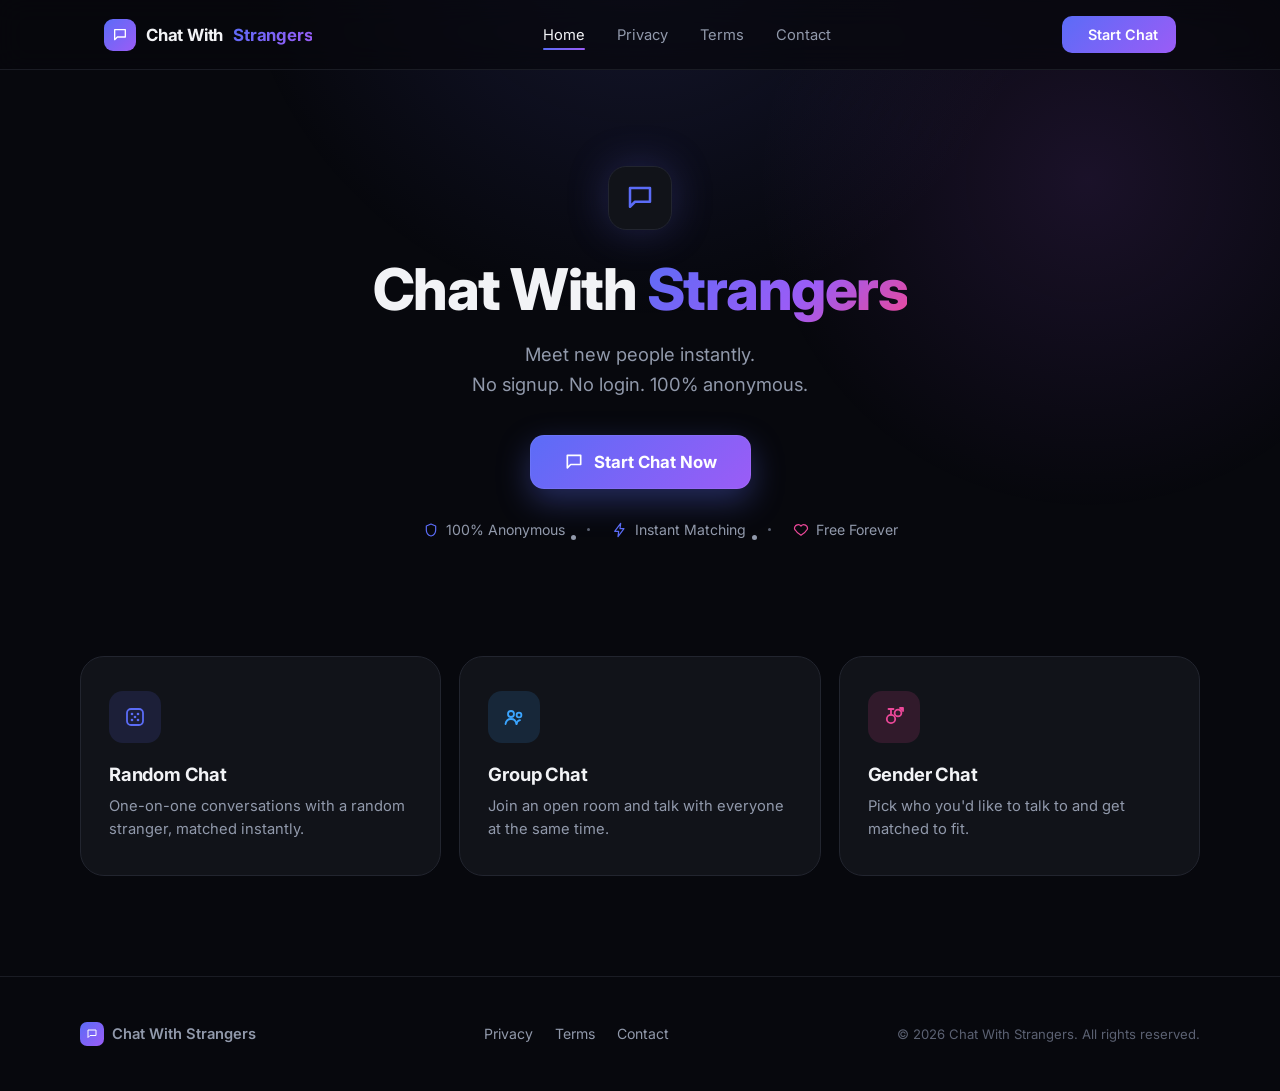
<file: index.html>
<!DOCTYPE html>
<html lang="en" dir="ltr">
<head>
  <meta charset="UTF-8" />
  <meta name="viewport" content="width=device-width, initial-scale=1" />
  <meta name="robots" content="index, follow" />
  <meta name="description" content="Meet new people instantly and chat anonymously. No sign-up needed — just enter a nickname and start chatting!" />
  <meta name="theme-color" content="#07080d" />
  <title>Chat With Strangers 💬 — Anonymous Chat, No Signup Required</title>
  <link rel="icon" href="/images/logo/favicon.ico" sizes="any" />
  <link rel="icon" type="image/png" sizes="48x48" href="/images/logo/favicon-48x48.png" />
  <link rel="apple-touch-icon" href="/images/logo/apple-touch-icon.png" />
  <link rel="canonical" href="https://chatwithstranger.online/" />
  <!-- Primary Meta Tags -->
  <meta name="title" content="Chat With Strangers 💬" />
  <!-- Open Graph / Facebook -->
  <meta property="og:type" content="website" />
  <meta property="og:url" content="https://chatwithstranger.online/" />
  <meta property="og:title" content="Chat With Strangers 💬" />
  <meta property="og:description" content="Meet new people instantly and chat anonymously. No sign-up needed — just enter a nickname and start chatting!" />
  <meta property="og:image" content="https://chatwithstranger.online/preview.png" />
  <!-- Twitter -->
  <meta property="twitter:card" content="summary_large_image" />
  <meta property="twitter:url" content="https://chatwithstranger.online/" />
  <meta property="twitter:title" content="Chat With Strangers 💬" />
  <meta property="twitter:description" content="Meet new people instantly and chat anonymously. No sign-up needed — just enter a nickname and start chatting!" />
  <meta property="twitter:image" content="https://chatwithstranger.online/preview.png" />

  <link rel="preconnect" href="https://fonts.googleapis.com">
  <link rel="preconnect" href="https://fonts.gstatic.com" crossorigin>
  <link href="https://fonts.googleapis.com/css2?family=Inter:wght@400;500;600;700;800&display=swap" rel="stylesheet">

  <script type="application/ld+json">
  {
    "@context": "https://schema.org",
    "@type": "WebSite",
    "name": "Chat With Strangers",
    "url": "https://chatwithstranger.online/",
    "description": "Meet new people instantly and chat anonymously. No sign-up needed — just enter a nickname and start chatting."
  }
  </script>

  <style>
    :root{
      --bg:#07080d;
      --bg-glow-a:rgba(99,102,241,0.16);
      --bg-glow-b:rgba(168,85,247,0.12);
      --surface:#111319;
      --surface-2:#15171f;
      --border:#22252f;
      --border-soft:#1a1c24;
      --text:#f2f3f6;
      --text-dim:#9199ab;
      --text-faint:#5b6172;
      --blue:#5b6cf7;
      --purple:#9b5cf6;
      --pink:#ec4899;
      --radius-sm:10px;
      --radius-md:16px;
      --radius-lg:24px;
    }

    *{ box-sizing:border-box; }
    html{ scroll-behavior:smooth; }

    body{
      margin:0;
      background:var(--bg);
      color:var(--text);
      font-family:'Inter', -apple-system, BlinkMacSystemFont, 'Segoe UI', Roboto, sans-serif;
      -webkit-font-smoothing:antialiased;
      -moz-osx-font-smoothing:grayscale;
      text-rendering:optimizeLegibility;
      overflow-x:hidden;
    }

    a{ color:inherit; text-decoration:none; }

    ::selection{ background:rgba(91,108,247,0.3); }

    a:focus-visible,
    button:focus-visible,
    [tabindex]:focus-visible{
      outline:2px solid var(--blue);
      outline-offset:3px;
      border-radius:6px;
    }

    @media (prefers-reduced-motion: reduce){
      html{ scroll-behavior:auto; }
      *, *::before, *::after{
        animation-duration:0.001ms !important;
        animation-iteration-count:1 !important;
        transition-duration:0.001ms !important;
      }
    }

    /* ---------- skip link (keyboard accessibility) ---------- */
    .skip-link{
      position:absolute;
      left:16px;
      top:-60px;
      z-index:100;
      background:var(--surface);
      color:var(--text);
      border:1px solid var(--border);
      padding:10px 16px;
      border-radius:10px;
      font-size:0.9rem;
      font-weight:600;
      transition:top 0.15s ease;
    }
    .skip-link:focus{ top:16px; }

    /* ---------- visually hidden (screen-reader only) ---------- */
    .sr-only{
      position:absolute;
      width:1px; height:1px;
      padding:0; margin:-1px;
      overflow:hidden;
      clip:rect(0,0,0,0);
      white-space:nowrap;
      border:0;
    }

    /* ---------- ambient background glow ---------- */
    .bg-glow{
      position:fixed;
      inset:0;
      z-index:-1;
      background:
        radial-gradient(680px circle at 50% -10%, var(--bg-glow-a), transparent 60%),
        radial-gradient(600px circle at 85% 20%, var(--bg-glow-b), transparent 55%);
      pointer-events:none;
    }

    .container{
      max-width:1120px;
      margin:0 auto;
      padding:0 24px;
    }

    /* ---------- navbar ---------- */
    header{
      position:sticky;
      top:0;
      z-index:50;
      background:rgba(7,8,13,0.72);
      backdrop-filter:blur(14px);
      -webkit-backdrop-filter:blur(14px);
      border-bottom:1px solid var(--border-soft);
    }

    .nav-inner{
      display:flex;
      align-items:center;
      justify-content:space-between;
      padding:16px 24px;
      max-width:1120px;
      margin:0 auto;
      gap:16px;
    }

    .brand{
      display:flex;
      align-items:center;
      gap:10px;
      font-weight:700;
      font-size:1.05rem;
      letter-spacing:-0.2px;
      flex-shrink:0;
    }

    .brand .accent{
      background:linear-gradient(135deg, var(--blue), var(--purple));
      -webkit-background-clip:text;
      background-clip:text;
      color:transparent;
    }

    .brand-icon{
      width:32px;
      height:32px;
      border-radius:9px;
      display:flex;
      align-items:center;
      justify-content:center;
      background:linear-gradient(135deg, var(--blue), var(--purple));
      flex-shrink:0;
    }
    .brand-icon svg{ width:16px; height:16px; display:block; }

    .nav-links{
      display:flex;
      align-items:center;
      gap:32px;
      font-size:0.92rem;
      color:var(--text-dim);
      list-style:none;
      margin:0;
      padding:0;
    }
    .nav-links a{
      position:relative;
      padding:4px 0;
      transition:color 0.15s ease;
    }
    .nav-links a:hover{ color:var(--text); }
    .nav-links a[aria-current="page"]{ color:var(--text); }
    .nav-links a[aria-current="page"]::after{
      content:"";
      position:absolute;
      left:0; right:0; bottom:-2px;
      height:2px;
      border-radius:2px;
      background:linear-gradient(90deg, var(--blue), var(--purple));
    }

    .nav-cta{
      display:inline-flex;
      align-items:center;
      gap:8px;
      padding:10px 18px;
      border-radius:10px;
      font-weight:600;
      font-size:0.9rem;
      background:linear-gradient(135deg, var(--blue), var(--purple));
      color:#fff;
      transition:filter 0.15s ease, transform 0.08s ease;
      white-space:nowrap;
      flex-shrink:0;
    }
    .nav-cta:hover{ filter:brightness(1.1); }
    .nav-cta:active{ transform:scale(0.97); }

    .mobile-hide{ display:flex; }
    @media (max-width: 720px){
      .mobile-hide{ display:none; }
    }

    /* ---------- hero ---------- */
    .hero{
      padding:96px 24px 64px;
      text-align:center;
      max-width:760px;
      margin:0 auto;
    }

    .hero-icon{
      width:64px;
      height:64px;
      margin:0 auto 28px;
      border-radius:18px;
      display:flex;
      align-items:center;
      justify-content:center;
      background:var(--surface);
      border:1px solid var(--border);
      box-shadow:0 0 40px rgba(99,102,241,0.25);
      animation:fadeUp 0.6s ease-out both;
    }
    .hero-icon svg{ width:30px; height:30px; display:block; }

    .hero h1{
      font-size:clamp(2.4rem, 6vw, 3.6rem);
      font-weight:800;
      letter-spacing:-1.5px;
      line-height:1.08;
      margin:0 0 20px;
      animation:fadeUp 0.6s 0.05s ease-out both;
    }
    .hero h1 .accent{
      background:linear-gradient(135deg, var(--blue), var(--purple) 60%, var(--pink));
      -webkit-background-clip:text;
      background-clip:text;
      color:transparent;
    }

    .hero p.sub{
      font-size:clamp(1rem, 2vw, 1.15rem);
      color:var(--text-dim);
      line-height:1.6;
      margin:0 0 36px;
      animation:fadeUp 0.6s 0.1s ease-out both;
    }

    .cta-primary{
      display:inline-flex;
      align-items:center;
      gap:10px;
      padding:17px 34px;
      border-radius:14px;
      font-weight:700;
      font-size:1.05rem;
      color:#fff;
      background:linear-gradient(135deg, var(--blue), var(--purple));
      box-shadow:0 0 0 1px rgba(255,255,255,0.06) inset, 0 12px 32px rgba(91,108,247,0.35);
      transition:transform 0.12s ease, box-shadow 0.2s ease, filter 0.15s ease;
      animation:fadeUp 0.6s 0.15s ease-out both;
    }
    .cta-primary:hover{
      transform:translateY(-2px);
      box-shadow:0 0 0 1px rgba(255,255,255,0.08) inset, 0 16px 40px rgba(91,108,247,0.45);
      filter:brightness(1.05);
    }
    .cta-primary:active{ transform:translateY(0) scale(0.98); }
    .cta-primary svg{ width:20px; height:20px; display:block; }

    .trust-row{
      display:flex;
      flex-wrap:wrap;
      align-items:center;
      justify-content:center;
      gap:10px 22px;
      margin-top:32px;
      font-size:0.88rem;
      color:var(--text-dim);
      animation:fadeUp 0.6s 0.2s ease-out both;
    }
    .trust-item{
      display:inline-flex;
      align-items:center;
      gap:7px;
    }
    .trust-item svg{ width:16px; height:16px; flex-shrink:0; display:block; }
    .trust-dot{
      width:3px; height:3px;
      border-radius:50%;
      background:var(--text-faint);
    }
    @media (max-width:520px){
      .trust-dot{ display:none; }
    }

    @keyframes fadeUp{
      from{ opacity:0; transform:translateY(14px); }
      to{ opacity:1; transform:translateY(0); }
    }

    /* ---------- features ---------- */
    .features{
      padding:40px 24px 100px;
    }

    .feature-grid{
      max-width:1120px;
      margin:0 auto;
      display:grid;
      grid-template-columns:repeat(3, 1fr);
      gap:18px;
      list-style:none;
      padding:0;
    }
    @media (max-width:860px){
      .feature-grid{ grid-template-columns:1fr; }
    }

    .feature-card{
      background:var(--surface);
      border:1px solid var(--border);
      border-radius:var(--radius-lg);
      padding:34px 28px;
      transition:border-color 0.2s ease, transform 0.15s ease, background 0.2s ease;
      position:relative;
    }
    .feature-card:hover{
      border-color:rgba(91,108,247,0.4);
      transform:translateY(-3px);
      background:var(--surface-2);
    }

    .feature-icon{
      width:52px;
      height:52px;
      border-radius:14px;
      display:flex;
      align-items:center;
      justify-content:center;
      margin-bottom:20px;
    }
    .feature-icon svg{ width:24px; height:24px; display:block; }
    .icon-random{ background:rgba(91,108,247,0.14); }
    .icon-group{ background:rgba(59,165,255,0.14); }
    .icon-gender{ background:rgba(236,72,153,0.14); }

    .feature-card h3{
      font-size:1.15rem;
      font-weight:700;
      margin:0 0 10px;
      letter-spacing:-0.2px;
    }
    .feature-card p{
      font-size:0.92rem;
      color:var(--text-dim);
      line-height:1.55;
      margin:0;
    }

    /* ---------- footer ---------- */
    footer{
      border-top:1px solid var(--border-soft);
      padding:36px 24px calc(36px + env(safe-area-inset-bottom, 0px));
    }
    .footer-inner{
      max-width:1120px;
      margin:0 auto;
      display:flex;
      flex-wrap:wrap;
      align-items:center;
      justify-content:space-between;
      gap:18px;
    }
    .footer-links{
      display:flex;
      gap:22px;
      font-size:0.88rem;
      color:var(--text-dim);
      list-style:none;
      margin:0;
      padding:0;
    }
    .footer-links a:hover{ color:var(--text); }
    .footer-copy{
      font-size:0.82rem;
      color:var(--text-faint);
    }
    .footer-brand{
      display:flex;
      align-items:center;
      gap:8px;
      font-weight:600;
      font-size:0.92rem;
      color:var(--text-dim);
    }
    .footer-brand .brand-icon{ width:24px; height:24px; border-radius:7px; }
    .footer-brand .brand-icon svg{ width:12px; height:12px; }
  </style>
</head>
<body>
  <a class="skip-link" href="#main-content">Skip to content</a>
  <div class="bg-glow" aria-hidden="true"></div>

  <header>
    <nav class="nav-inner" aria-label="Primary">
      <a class="brand" href="#top" aria-label="Chat With Strangers — home">
        <span class="brand-icon" aria-hidden="true">
          <svg viewBox="0 0 24 24" fill="none" xmlns="http://www.w3.org/2000/svg">
            <path d="M4 4h16v11H8l-4 4V4z" stroke="#fff" stroke-width="2" stroke-linejoin="round"/>
          </svg>
        </span>
        Chat With <span class="accent">Strangers</span>
      </a>
      <ul class="nav-links mobile-hide">
        <li><a href="#top" aria-current="page">Home</a></li>
        <li><a href="privacy.html">Privacy</a></li>
        <li><a href="terms.html">Terms</a></li>
        <li><a href="contact.html">Contact</a></li>
      </ul>
      <a class="nav-cta" href="chat-mode.html">
        <svg viewBox="0 0 24 24" fill="none" xmlns="http://www.w3.org/2000/svg" aria-hidden="true"><path d="M4 4h16v11H8l-4 4V4z" stroke="#fff" stroke-width="2" stroke-linejoin="round"/></svg>
        Start Chat
      </a>
    </nav>
  </header>

  <main id="main-content">
    <section class="hero" id="top" aria-labelledby="hero-heading">
      <div class="hero-icon" aria-hidden="true">
        <svg viewBox="0 0 24 24" fill="none" xmlns="http://www.w3.org/2000/svg">
          <path d="M4 4h16v11H8l-4 4V4z" stroke="url(#g1)" stroke-width="2" stroke-linejoin="round"/>
          <defs><linearGradient id="g1" x1="4" y1="4" x2="20" y2="19"><stop stop-color="#5b6cf7"/><stop offset="1" stop-color="#9b5cf6"/></linearGradient></defs>
        </svg>
      </div>

      <h1 id="hero-heading">Chat With <span class="accent">Strangers</span></h1>
      <p class="sub">Meet new people instantly.<br>No signup. No login. 100% anonymous.</p>

      <a class="cta-primary" href="chat-mode.html">
        <svg viewBox="0 0 24 24" fill="none" xmlns="http://www.w3.org/2000/svg" aria-hidden="true"><path d="M4 4h16v11H8l-4 4V4z" stroke="#fff" stroke-width="2" stroke-linejoin="round"/></svg>
        Start Chat Now
      </a>

      <ul class="trust-row" aria-label="Key benefits">
        <li class="trust-item">
          <svg viewBox="0 0 24 24" fill="none" xmlns="http://www.w3.org/2000/svg" aria-hidden="true"><path d="M12 3l7 3v6c0 4.5-3 8-7 9-4-1-7-4.5-7-9V6l7-3z" stroke="#5b6cf7" stroke-width="1.8" stroke-linejoin="round"/></svg>
          100% Anonymous
        </li>
        <li class="trust-dot" aria-hidden="true"></li>
        <li class="trust-item">
          <svg viewBox="0 0 24 24" fill="none" xmlns="http://www.w3.org/2000/svg" aria-hidden="true"><path d="M13 2L4 14h6l-1 8 9-12h-6l1-8z" stroke="#5b6cf7" stroke-width="1.8" stroke-linejoin="round"/></svg>
          Instant Matching
        </li>
        <li class="trust-dot" aria-hidden="true"></li>
        <li class="trust-item">
          <svg viewBox="0 0 24 24" fill="none" xmlns="http://www.w3.org/2000/svg" aria-hidden="true"><path d="M12 20s-7-4.5-9.5-9A5.5 5.5 0 0112 6a5.5 5.5 0 019.5 5c-2.5 4.5-9.5 9-9.5 9z" stroke="#ec4899" stroke-width="1.8" stroke-linejoin="round"/></svg>
          Free Forever
        </li>
      </ul>
    </section>

    <section class="features" aria-labelledby="features-heading">
      <h2 id="features-heading" class="sr-only">Ways to chat</h2>
      <ul class="feature-grid">
        <li class="feature-card">
          <div class="feature-icon icon-random" aria-hidden="true">
            <svg viewBox="0 0 24 24" fill="none" xmlns="http://www.w3.org/2000/svg">
              <rect x="4" y="4" width="16" height="16" rx="4" stroke="#5b6cf7" stroke-width="1.8"/>
              <circle cx="9" cy="9" r="1.3" fill="#5b6cf7"/>
              <circle cx="15" cy="9" r="1.3" fill="#5b6cf7"/>
              <circle cx="9" cy="15" r="1.3" fill="#5b6cf7"/>
              <circle cx="15" cy="15" r="1.3" fill="#5b6cf7"/>
              <circle cx="12" cy="12" r="1.3" fill="#5b6cf7"/>
            </svg>
          </div>
          <h3>Random Chat</h3>
          <p>One-on-one conversations with a random stranger, matched instantly.</p>
        </li>

        <li class="feature-card">
          <div class="feature-icon icon-group" aria-hidden="true">
            <svg viewBox="0 0 24 24" fill="none" xmlns="http://www.w3.org/2000/svg">
              <circle cx="9" cy="9" r="3" stroke="#3ba5ff" stroke-width="1.8"/>
              <circle cx="17" cy="10" r="2.4" stroke="#3ba5ff" stroke-width="1.8"/>
              <path d="M3.5 19c.5-3 2.7-5 5.5-5s5 2 5.5 5" stroke="#3ba5ff" stroke-width="1.8" stroke-linecap="round"/>
              <path d="M14.5 19c.3-2 1.8-3.6 3.5-3.9" stroke="#3ba5ff" stroke-width="1.8" stroke-linecap="round"/>
            </svg>
          </div>
          <h3>Group Chat</h3>
          <p>Join an open room and talk with everyone at the same time.</p>
        </li>

        <li class="feature-card">
          <div class="feature-icon icon-gender" aria-hidden="true">
            <svg viewBox="0 0 24 24" fill="none" xmlns="http://www.w3.org/2000/svg">
              <circle cx="9" cy="14" r="4.2" stroke="#ec4899" stroke-width="1.8"/>
              <path d="M9 9.8V4m0 0h-2.5M9 4h2.5" stroke="#ec4899" stroke-width="1.8" stroke-linecap="round" stroke-linejoin="round"/>
              <circle cx="16" cy="8" r="3.4" stroke="#ec4899" stroke-width="1.8"/>
              <path d="M18.4 5.6L21 3m0 0h-3m3 0v3" stroke="#ec4899" stroke-width="1.8" stroke-linecap="round" stroke-linejoin="round"/>
            </svg>
          </div>
          <h3>Gender Chat</h3>
          <p>Pick who you'd like to talk to and get matched to fit.</p>
        </li>
      </ul>
    </section>
  </main>

  <footer>
    <div class="footer-inner">
      <div class="footer-brand">
        <span class="brand-icon" aria-hidden="true">
          <svg viewBox="0 0 24 24" fill="none" xmlns="http://www.w3.org/2000/svg"><path d="M4 4h16v11H8l-4 4V4z" stroke="#fff" stroke-width="2" stroke-linejoin="round"/></svg>
        </span>
        Chat With Strangers
      </div>
      <ul class="footer-links">
        <li><a href="privacy.html">Privacy</a></li>
        <li><a href="terms.html">Terms</a></li>
        <li><a href="contact.html">Contact</a></li>
      </ul>
      <p class="footer-copy">© 2026 Chat With Strangers. All rights reserved.</p>
    </div>
  </footer>
</body>
</html>
</file>
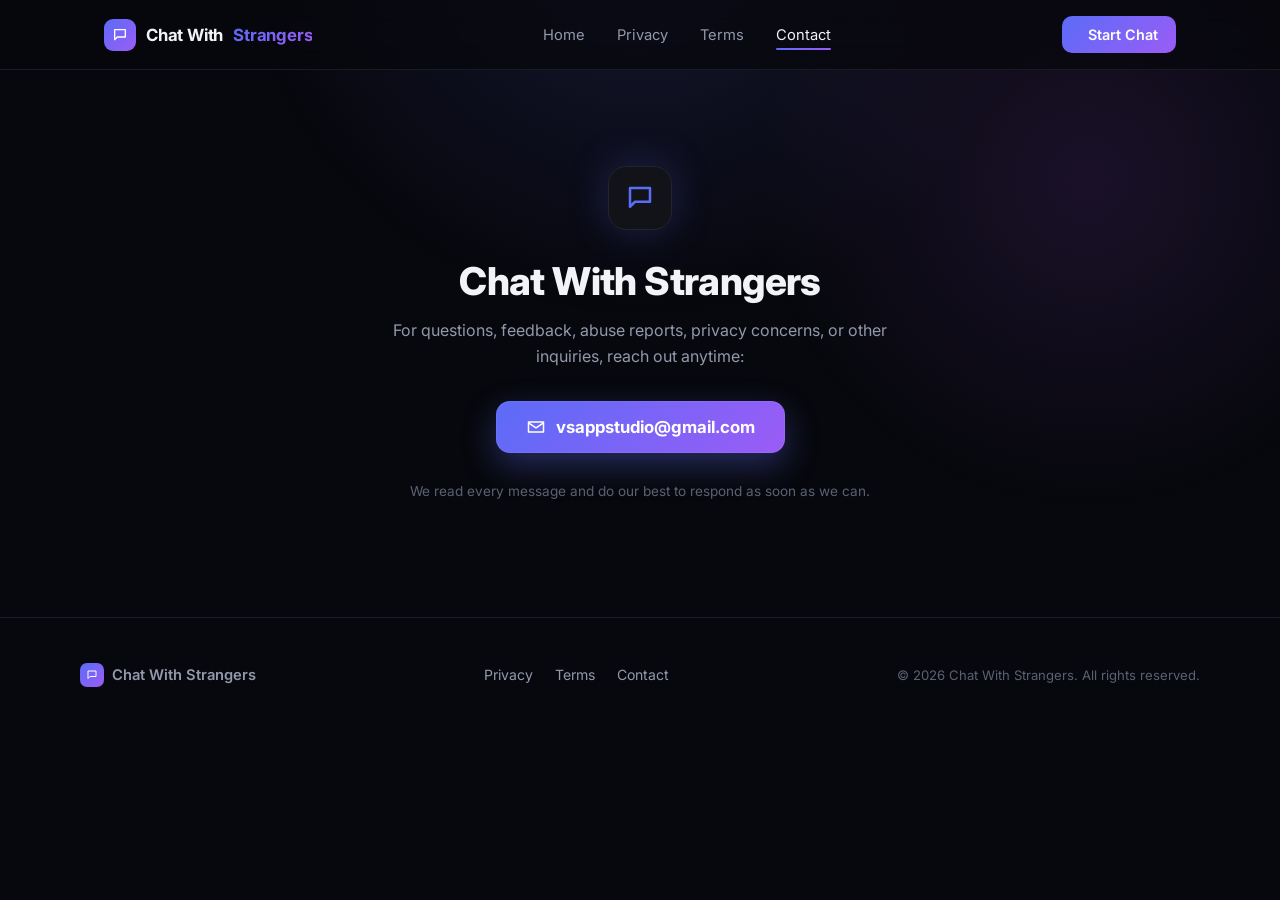
<file: contact.html>
<!DOCTYPE html>
<html lang="en" dir="ltr">
<head>
  <meta charset="UTF-8" />
  <meta name="viewport" content="width=device-width, initial-scale=1" />
  <meta name="robots" content="index, follow" />
  <meta name="description" content="Get in touch with Chat With Strangers for questions, feedback, abuse reports, or privacy concerns." />
  <meta name="theme-color" content="#07080d" />
  <title>Contact — Chat With Strangers</title>
  <link rel="icon" href="/favicon.png" type="image/png" />
  <link rel="canonical" href="https://chatwithstranger.online/contact.html" />

  <link rel="preconnect" href="https://fonts.googleapis.com">
  <link rel="preconnect" href="https://fonts.gstatic.com" crossorigin>
  <link href="https://fonts.googleapis.com/css2?family=Inter:wght@400;500;600;700;800&display=swap" rel="stylesheet">

  <style>
    :root{
      --bg:#07080d;
      --bg-glow-a:rgba(99,102,241,0.16);
      --bg-glow-b:rgba(168,85,247,0.12);
      --surface:#111319;
      --border:#22252f;
      --border-soft:#1a1c24;
      --text:#f2f3f6;
      --text-dim:#9199ab;
      --text-faint:#5b6172;
      --blue:#5b6cf7;
      --purple:#9b5cf6;
      --radius-sm:10px;
      --radius-md:16px;
    }

    *{ box-sizing:border-box; }
    html{ scroll-behavior:smooth; }

    body{
      margin:0;
      background:var(--bg);
      color:var(--text);
      font-family:'Inter', -apple-system, BlinkMacSystemFont, 'Segoe UI', Roboto, sans-serif;
      -webkit-font-smoothing:antialiased;
      -moz-osx-font-smoothing:grayscale;
      text-rendering:optimizeLegibility;
      overflow-x:hidden;
    }

    a{ color:inherit; text-decoration:none; }
    ::selection{ background:rgba(91,108,247,0.3); }

    a:focus-visible,
    button:focus-visible,
    [tabindex]:focus-visible{
      outline:2px solid var(--blue);
      outline-offset:3px;
      border-radius:6px;
    }

    @media (prefers-reduced-motion: reduce){
      html{ scroll-behavior:auto; }
      *, *::before, *::after{
        animation-duration:0.001ms !important;
        animation-iteration-count:1 !important;
        transition-duration:0.001ms !important;
      }
    }

    .skip-link{
      position:absolute;
      left:16px;
      top:-60px;
      z-index:100;
      background:var(--surface);
      color:var(--text);
      border:1px solid var(--border);
      padding:10px 16px;
      border-radius:10px;
      font-size:0.9rem;
      font-weight:600;
      transition:top 0.15s ease;
    }
    .skip-link:focus{ top:16px; }

    .bg-glow{
      position:fixed;
      inset:0;
      z-index:-1;
      background:
        radial-gradient(680px circle at 50% -10%, var(--bg-glow-a), transparent 60%),
        radial-gradient(600px circle at 85% 20%, var(--bg-glow-b), transparent 55%);
      pointer-events:none;
    }

    header{
      position:sticky;
      top:0;
      z-index:50;
      background:rgba(7,8,13,0.72);
      backdrop-filter:blur(14px);
      -webkit-backdrop-filter:blur(14px);
      border-bottom:1px solid var(--border-soft);
    }
    .nav-inner{
      display:flex;
      align-items:center;
      justify-content:space-between;
      padding:16px 24px;
      max-width:1120px;
      margin:0 auto;
      gap:16px;
    }
    .brand{
      display:flex;
      align-items:center;
      gap:10px;
      font-weight:700;
      font-size:1.05rem;
      letter-spacing:-0.2px;
      flex-shrink:0;
    }
    .brand .accent{
      background:linear-gradient(135deg, var(--blue), var(--purple));
      -webkit-background-clip:text;
      background-clip:text;
      color:transparent;
    }
    .brand-icon{
      width:32px;
      height:32px;
      border-radius:9px;
      display:flex;
      align-items:center;
      justify-content:center;
      background:linear-gradient(135deg, var(--blue), var(--purple));
      flex-shrink:0;
    }
    .brand-icon svg{ width:16px; height:16px; display:block; }
    .nav-links{
      display:flex;
      align-items:center;
      gap:32px;
      font-size:0.92rem;
      color:var(--text-dim);
      list-style:none;
      margin:0;
      padding:0;
    }
    .nav-links a{
      position:relative;
      padding:4px 0;
      transition:color 0.15s ease;
    }
    .nav-links a:hover{ color:var(--text); }
    .nav-links a[aria-current="page"]{ color:var(--text); }
    .nav-links a[aria-current="page"]::after{
      content:"";
      position:absolute;
      left:0; right:0; bottom:-2px;
      height:2px;
      border-radius:2px;
      background:linear-gradient(90deg, var(--blue), var(--purple));
    }
    .nav-cta{
      display:inline-flex;
      align-items:center;
      gap:8px;
      padding:10px 18px;
      border-radius:10px;
      font-weight:600;
      font-size:0.9rem;
      background:linear-gradient(135deg, var(--blue), var(--purple));
      color:#fff;
      transition:filter 0.15s ease, transform 0.08s ease;
      white-space:nowrap;
      flex-shrink:0;
    }
    .nav-cta:hover{ filter:brightness(1.1); }
    .nav-cta:active{ transform:scale(0.97); }
    .mobile-hide{ display:flex; }
    @media (max-width: 720px){ .mobile-hide{ display:none; } }

    footer{
      border-top:1px solid var(--border-soft);
      padding:36px 24px calc(36px + env(safe-area-inset-bottom, 0px));
    }
    .footer-inner{
      max-width:1120px;
      margin:0 auto;
      display:flex;
      flex-wrap:wrap;
      align-items:center;
      justify-content:space-between;
      gap:18px;
    }
    .footer-links{
      display:flex;
      gap:22px;
      font-size:0.88rem;
      color:var(--text-dim);
      list-style:none;
      margin:0;
      padding:0;
    }
    .footer-links a:hover{ color:var(--text); }
    .footer-copy{ font-size:0.82rem; color:var(--text-faint); }
    .footer-brand{
      display:flex;
      align-items:center;
      gap:8px;
      font-weight:600;
      font-size:0.92rem;
      color:var(--text-dim);
    }
    .footer-brand .brand-icon{ width:24px; height:24px; border-radius:7px; }
    .footer-brand .brand-icon svg{ width:12px; height:12px; }

    /* ---------- contact page ---------- */
    .contact-main{
      max-width:600px;
      margin:0 auto;
      padding:96px 24px 100px;
      text-align:center;
    }
    .contact-icon{
      width:64px;
      height:64px;
      margin:0 auto 28px;
      border-radius:18px;
      display:flex;
      align-items:center;
      justify-content:center;
      background:var(--surface);
      border:1px solid var(--border);
      box-shadow:0 0 40px rgba(99,102,241,0.25);
    }
    .contact-icon svg{ width:30px; height:30px; }
    .contact-main h1{
      font-size:clamp(1.8rem, 5vw, 2.4rem);
      font-weight:800;
      letter-spacing:-0.6px;
      margin:0 0 14px;
    }
    .contact-main p.sub{
      font-size:1rem;
      color:var(--text-dim);
      line-height:1.6;
      margin:0 0 32px;
    }
    .contact-email-btn{
      display:inline-flex;
      align-items:center;
      gap:10px;
      padding:16px 30px;
      border-radius:14px;
      font-weight:700;
      font-size:1.05rem;
      color:#fff;
      background:linear-gradient(135deg, var(--blue), var(--purple));
      box-shadow:0 0 0 1px rgba(255,255,255,0.06) inset, 0 12px 32px rgba(91,108,247,0.35);
      transition:transform 0.12s ease, box-shadow 0.2s ease, filter 0.15s ease;
    }
    .contact-email-btn:hover{
      transform:translateY(-2px);
      box-shadow:0 0 0 1px rgba(255,255,255,0.08) inset, 0 16px 40px rgba(91,108,247,0.45);
      filter:brightness(1.05);
    }
    .contact-email-btn svg{ width:20px; height:20px; }
    .contact-note{
      margin-top:28px;
      font-size:0.85rem;
      color:var(--text-faint);
      line-height:1.6;
    }
  </style>
</head>
<body>
  <a class="skip-link" href="#main-content">Skip to content</a>
  <div class="bg-glow" aria-hidden="true"></div>

  <header>
    <nav class="nav-inner" aria-label="Primary">
      <a class="brand" href="index.html" aria-label="Chat With Strangers — home">
        <span class="brand-icon" aria-hidden="true">
          <svg viewBox="0 0 24 24" fill="none" xmlns="http://www.w3.org/2000/svg">
            <path d="M4 4h16v11H8l-4 4V4z" stroke="#fff" stroke-width="2" stroke-linejoin="round"/>
          </svg>
        </span>
        Chat With <span class="accent">Strangers</span>
      </a>
      <ul class="nav-links mobile-hide">
        <li><a href="index.html">Home</a></li>
        <li><a href="privacy.html">Privacy</a></li>
        <li><a href="terms.html">Terms</a></li>
        <li><a href="contact.html" aria-current="page">Contact</a></li>
      </ul>
      <a class="nav-cta" href="chat-mode.html">
        <svg viewBox="0 0 24 24" fill="none" xmlns="http://www.w3.org/2000/svg" aria-hidden="true"><path d="M4 4h16v11H8l-4 4V4z" stroke="#fff" stroke-width="2" stroke-linejoin="round"/></svg>
        Start Chat
      </a>
    </nav>
  </header>

  <main id="main-content">
    <div class="contact-main">
      <div class="contact-icon" aria-hidden="true">
        <svg viewBox="0 0 24 24" fill="none" xmlns="http://www.w3.org/2000/svg">
          <path d="M4 4h16v11H8l-4 4V4z" stroke="url(#g1)" stroke-width="2" stroke-linejoin="round"/>
          <defs><linearGradient id="g1" x1="4" y1="4" x2="20" y2="19"><stop stop-color="#5b6cf7"/><stop offset="1" stop-color="#9b5cf6"/></linearGradient></defs>
        </svg>
      </div>

      <h1>Chat With Strangers</h1>
      <p class="sub">For questions, feedback, abuse reports, privacy concerns, or other inquiries, reach out anytime:</p>

      <a class="contact-email-btn" href="mailto:vsappstudio@gmail.com">
        <svg viewBox="0 0 24 24" fill="none" xmlns="http://www.w3.org/2000/svg" aria-hidden="true"><path d="M3 6h18v12H3V6z" stroke="#fff" stroke-width="1.8" stroke-linejoin="round"/><path d="M3 7l9 6 9-6" stroke="#fff" stroke-width="1.8" stroke-linejoin="round"/></svg>
        vsappstudio@gmail.com
      </a>

      <p class="contact-note">We read every message and do our best to respond as soon as we can.</p>
    </div>
  </main>

  <footer>
    <div class="footer-inner">
      <div class="footer-brand">
        <span class="brand-icon" aria-hidden="true">
          <svg viewBox="0 0 24 24" fill="none" xmlns="http://www.w3.org/2000/svg"><path d="M4 4h16v11H8l-4 4V4z" stroke="#fff" stroke-width="2" stroke-linejoin="round"/></svg>
        </span>
        Chat With Strangers
      </div>
      <ul class="footer-links">
        <li><a href="privacy.html">Privacy</a></li>
        <li><a href="terms.html">Terms</a></li>
        <li><a href="contact.html">Contact</a></li>
      </ul>
      <p class="footer-copy">© 2026 Chat With Strangers. All rights reserved.</p>
    </div>
  </footer>
</body>
</html>
</file>
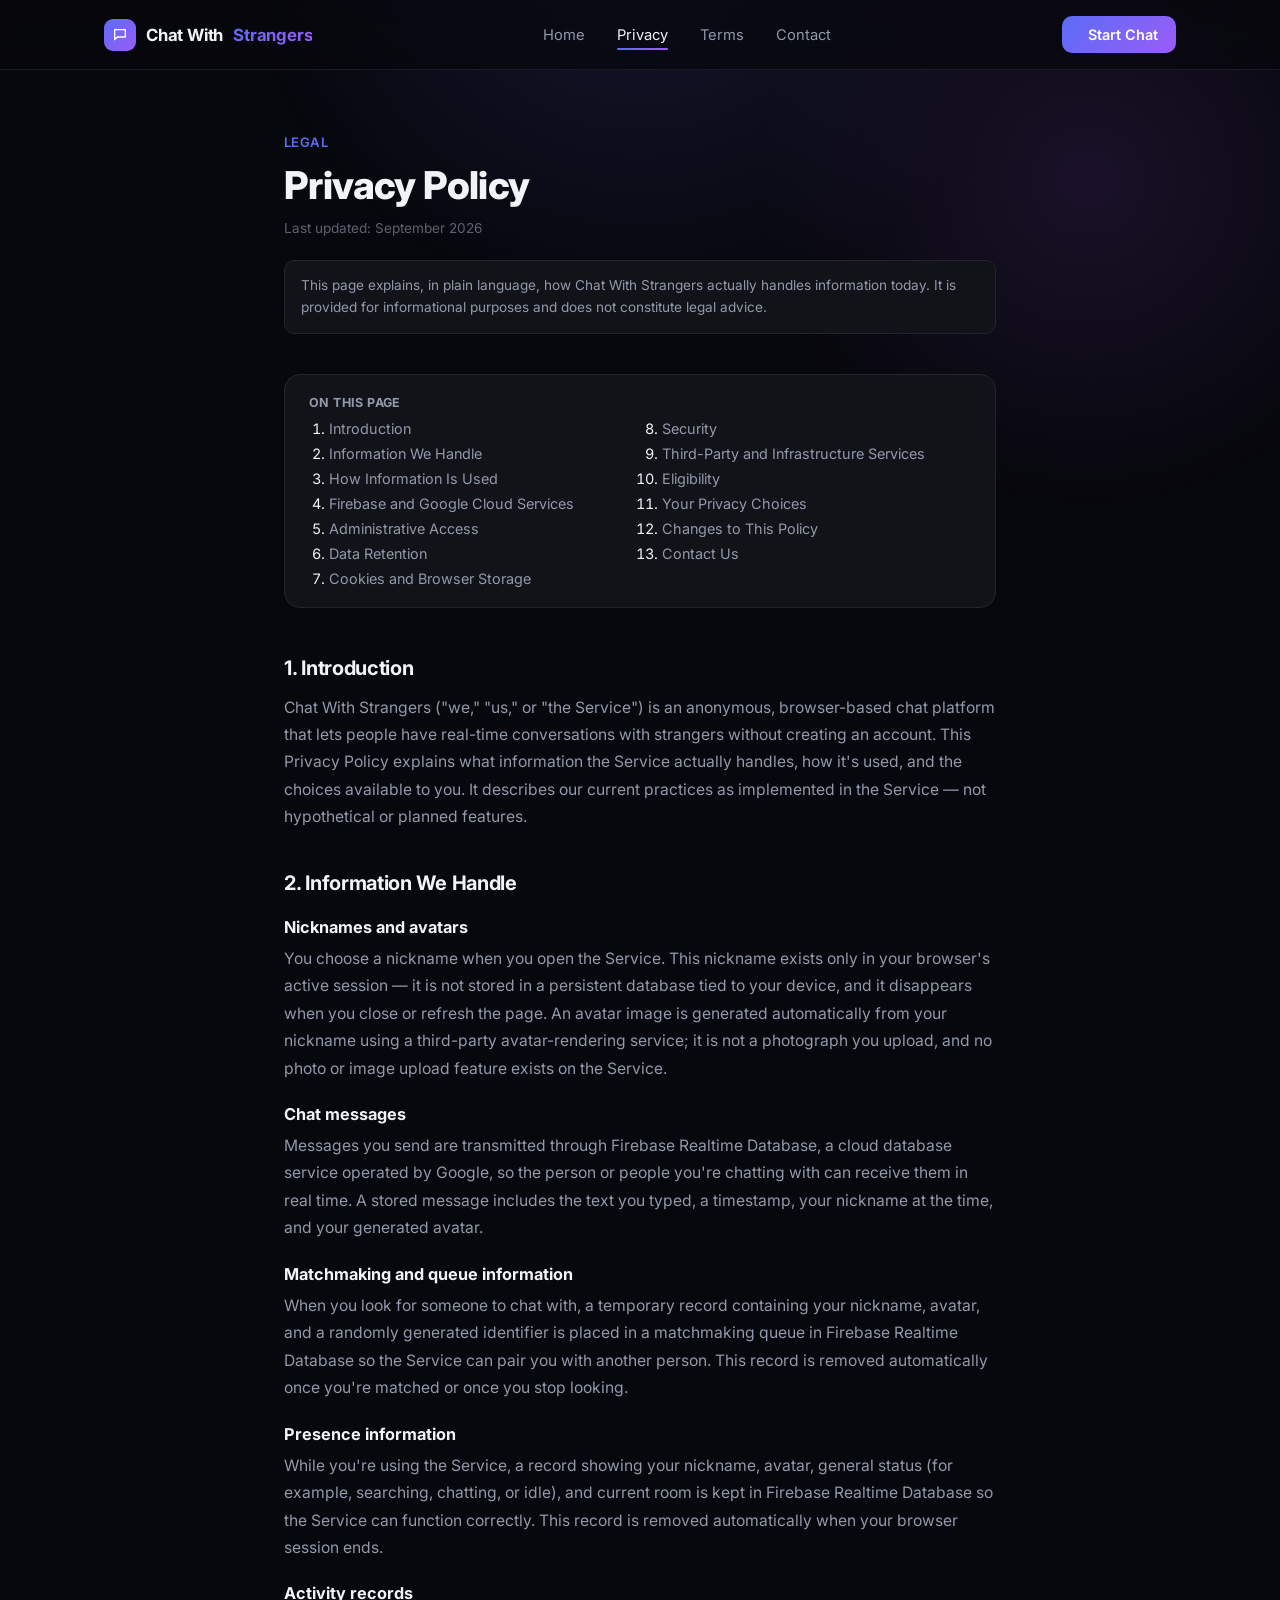
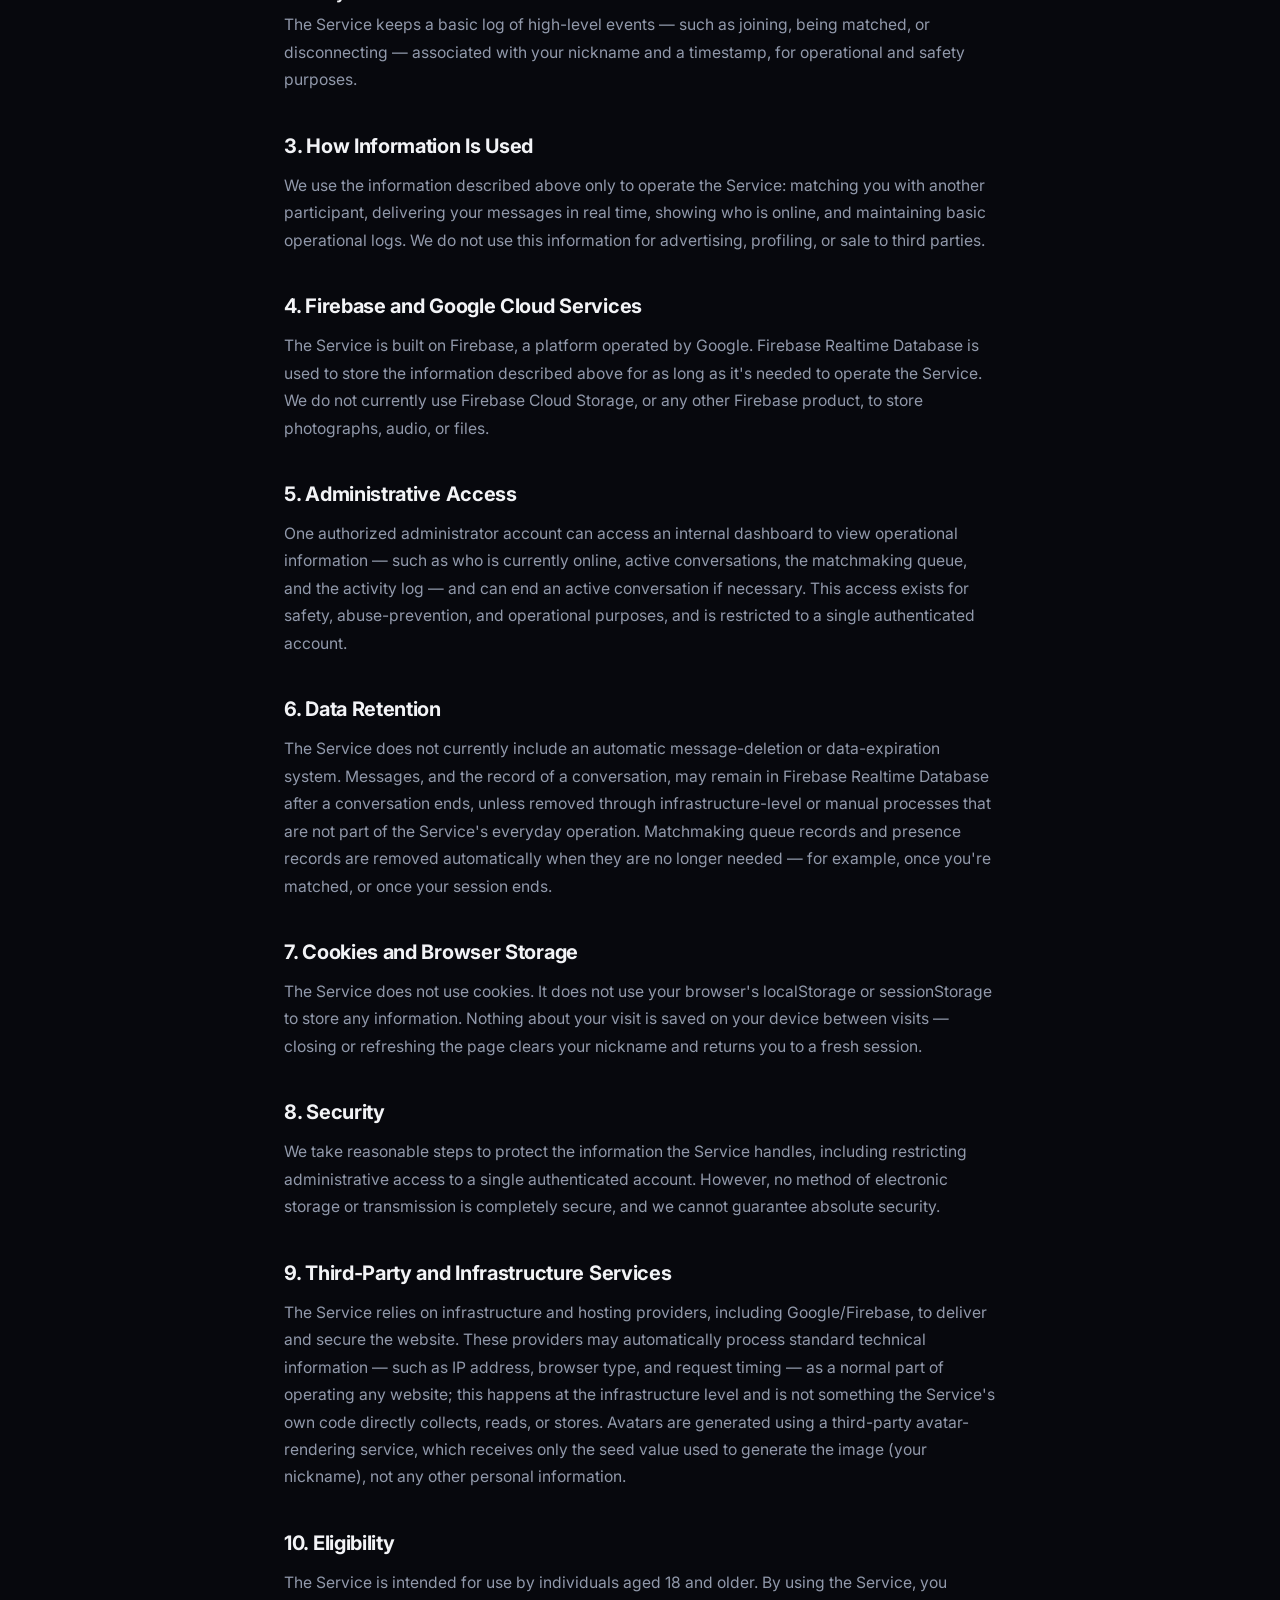
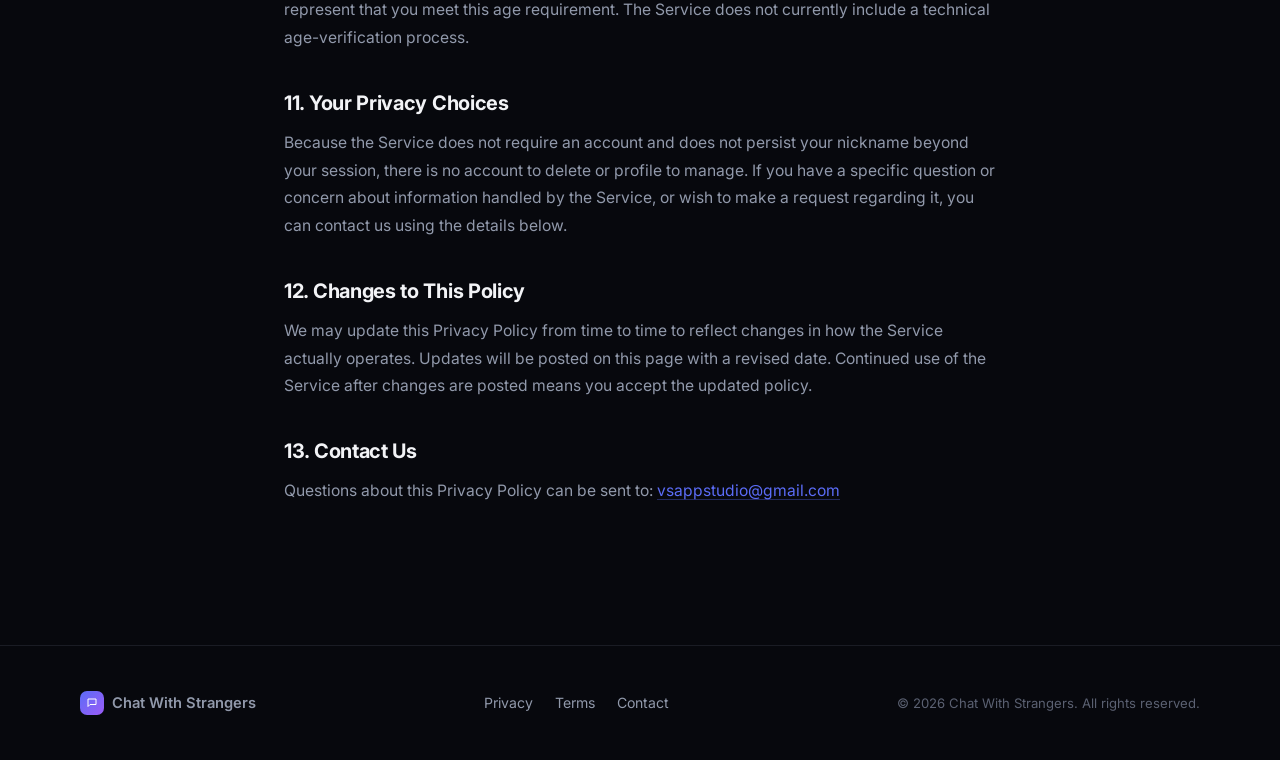
<file: privacy.html>
<!DOCTYPE html>
<html lang="en" dir="ltr">
<head>
  <meta charset="UTF-8" />
  <meta name="viewport" content="width=device-width, initial-scale=1" />
  <meta name="robots" content="index, follow" />
  <meta name="description" content="A clear, plain-language privacy policy explaining what information Chat With Strangers actually handles and how it's used." />
  <meta name="theme-color" content="#07080d" />
  <title>Privacy Policy — Chat With Strangers</title>
  <link rel="icon" href="/favicon.png" type="image/png" />
  <link rel="canonical" href="https://chatwithstranger.online/privacy.html" />

  <link rel="preconnect" href="https://fonts.googleapis.com">
  <link rel="preconnect" href="https://fonts.gstatic.com" crossorigin>
  <link href="https://fonts.googleapis.com/css2?family=Inter:wght@400;500;600;700;800&display=swap" rel="stylesheet">

  <style>
    :root{
      --bg:#07080d;
      --bg-glow-a:rgba(99,102,241,0.16);
      --bg-glow-b:rgba(168,85,247,0.12);
      --surface:#111319;
      --surface-2:#15171f;
      --border:#22252f;
      --border-soft:#1a1c24;
      --text:#f2f3f6;
      --text-dim:#9199ab;
      --text-faint:#5b6172;
      --blue:#5b6cf7;
      --purple:#9b5cf6;
      --pink:#ec4899;
      --radius-sm:10px;
      --radius-md:16px;
      --radius-lg:24px;
    }

    *{ box-sizing:border-box; }
    html{ scroll-behavior:smooth; }

    body{
      margin:0;
      background:var(--bg);
      color:var(--text);
      font-family:'Inter', -apple-system, BlinkMacSystemFont, 'Segoe UI', Roboto, sans-serif;
      -webkit-font-smoothing:antialiased;
      -moz-osx-font-smoothing:grayscale;
      text-rendering:optimizeLegibility;
      overflow-x:hidden;
    }

    a{ color:inherit; text-decoration:none; }
    ::selection{ background:rgba(91,108,247,0.3); }

    a:focus-visible,
    button:focus-visible,
    [tabindex]:focus-visible{
      outline:2px solid var(--blue);
      outline-offset:3px;
      border-radius:6px;
    }

    @media (prefers-reduced-motion: reduce){
      html{ scroll-behavior:auto; }
      *, *::before, *::after{
        animation-duration:0.001ms !important;
        animation-iteration-count:1 !important;
        transition-duration:0.001ms !important;
      }
    }

    .skip-link{
      position:absolute;
      left:16px;
      top:-60px;
      z-index:100;
      background:var(--surface);
      color:var(--text);
      border:1px solid var(--border);
      padding:10px 16px;
      border-radius:10px;
      font-size:0.9rem;
      font-weight:600;
      transition:top 0.15s ease;
    }
    .skip-link:focus{ top:16px; }

    .bg-glow{
      position:fixed;
      inset:0;
      z-index:-1;
      background:
        radial-gradient(680px circle at 50% -10%, var(--bg-glow-a), transparent 60%),
        radial-gradient(600px circle at 85% 20%, var(--bg-glow-b), transparent 55%);
      pointer-events:none;
    }

    /* ---------- navbar (matches index.html) ---------- */
    header{
      position:sticky;
      top:0;
      z-index:50;
      background:rgba(7,8,13,0.72);
      backdrop-filter:blur(14px);
      -webkit-backdrop-filter:blur(14px);
      border-bottom:1px solid var(--border-soft);
    }
    .nav-inner{
      display:flex;
      align-items:center;
      justify-content:space-between;
      padding:16px 24px;
      max-width:1120px;
      margin:0 auto;
      gap:16px;
    }
    .brand{
      display:flex;
      align-items:center;
      gap:10px;
      font-weight:700;
      font-size:1.05rem;
      letter-spacing:-0.2px;
      flex-shrink:0;
    }
    .brand .accent{
      background:linear-gradient(135deg, var(--blue), var(--purple));
      -webkit-background-clip:text;
      background-clip:text;
      color:transparent;
    }
    .brand-icon{
      width:32px;
      height:32px;
      border-radius:9px;
      display:flex;
      align-items:center;
      justify-content:center;
      background:linear-gradient(135deg, var(--blue), var(--purple));
      flex-shrink:0;
    }
    .brand-icon svg{ width:16px; height:16px; display:block; }
    .nav-links{
      display:flex;
      align-items:center;
      gap:32px;
      font-size:0.92rem;
      color:var(--text-dim);
      list-style:none;
      margin:0;
      padding:0;
    }
    .nav-links a{
      position:relative;
      padding:4px 0;
      transition:color 0.15s ease;
    }
    .nav-links a:hover{ color:var(--text); }
    .nav-links a[aria-current="page"]{ color:var(--text); }
    .nav-links a[aria-current="page"]::after{
      content:"";
      position:absolute;
      left:0; right:0; bottom:-2px;
      height:2px;
      border-radius:2px;
      background:linear-gradient(90deg, var(--blue), var(--purple));
    }
    .nav-cta{
      display:inline-flex;
      align-items:center;
      gap:8px;
      padding:10px 18px;
      border-radius:10px;
      font-weight:600;
      font-size:0.9rem;
      background:linear-gradient(135deg, var(--blue), var(--purple));
      color:#fff;
      transition:filter 0.15s ease, transform 0.08s ease;
      white-space:nowrap;
      flex-shrink:0;
    }
    .nav-cta:hover{ filter:brightness(1.1); }
    .nav-cta:active{ transform:scale(0.97); }
    .mobile-hide{ display:flex; }
    @media (max-width: 720px){ .mobile-hide{ display:none; } }

    /* ---------- footer (matches index.html) ---------- */
    footer{
      border-top:1px solid var(--border-soft);
      padding:36px 24px calc(36px + env(safe-area-inset-bottom, 0px));
    }
    .footer-inner{
      max-width:1120px;
      margin:0 auto;
      display:flex;
      flex-wrap:wrap;
      align-items:center;
      justify-content:space-between;
      gap:18px;
    }
    .footer-links{
      display:flex;
      gap:22px;
      font-size:0.88rem;
      color:var(--text-dim);
      list-style:none;
      margin:0;
      padding:0;
    }
    .footer-links a:hover{ color:var(--text); }
    .footer-copy{ font-size:0.82rem; color:var(--text-faint); }
    .footer-brand{
      display:flex;
      align-items:center;
      gap:8px;
      font-weight:600;
      font-size:0.92rem;
      color:var(--text-dim);
    }
    .footer-brand .brand-icon{ width:24px; height:24px; border-radius:7px; }
    .footer-brand .brand-icon svg{ width:12px; height:12px; }

    /* ---------- legal document typography (new, this page + terms.html) ---------- */
    .legal-main{
      max-width:760px;
      margin:0 auto;
      padding:64px 24px 100px;
    }
    .legal-eyebrow{
      font-size:0.82rem;
      font-weight:600;
      letter-spacing:0.4px;
      text-transform:uppercase;
      color:var(--blue);
      margin:0 0 12px;
    }
    .legal-main h1{
      font-size:clamp(1.8rem, 5vw, 2.4rem);
      font-weight:800;
      letter-spacing:-0.6px;
      margin:0 0 12px;
    }
    .legal-updated{
      font-size:0.85rem;
      color:var(--text-faint);
      margin:0 0 24px;
    }
    .legal-disclaimer{
      font-size:0.85rem;
      color:var(--text-dim);
      background:var(--surface);
      border:1px solid var(--border);
      border-radius:var(--radius-sm);
      padding:14px 16px;
      margin:0 0 40px;
      line-height:1.6;
    }
    .legal-toc{
      background:var(--surface);
      border:1px solid var(--border);
      border-radius:var(--radius-md);
      padding:20px 24px;
      margin:0 0 48px;
    }
    .legal-toc p{
      margin:0 0 10px;
      font-size:0.78rem;
      font-weight:700;
      color:var(--text-dim);
      text-transform:uppercase;
      letter-spacing:0.4px;
    }
    .legal-toc ol{
      margin:0;
      padding-left:20px;
      columns:2;
      column-gap:24px;
    }
    @media (max-width:600px){ .legal-toc ol{ columns:1; } }
    .legal-toc li{
      font-size:0.9rem;
      margin-bottom:8px;
      break-inside:avoid;
    }
    .legal-toc a{ color:var(--text-dim); transition:color 0.15s ease; }
    .legal-toc a:hover{ color:var(--blue); }

    .legal-content section{
      margin-bottom:40px;
      scroll-margin-top:90px;
    }
    .legal-content h2{
      font-size:1.25rem;
      font-weight:700;
      letter-spacing:-0.3px;
      margin:0 0 14px;
    }
    .legal-content h3{
      font-size:1.02rem;
      font-weight:700;
      margin:22px 0 8px;
      color:var(--text);
    }
    .legal-content p{
      font-size:0.98rem;
      line-height:1.75;
      color:var(--text-dim);
      margin:0 0 16px;
    }
    .legal-content ul{
      margin:0 0 16px;
      padding-left:22px;
    }
    .legal-content li{
      font-size:0.98rem;
      line-height:1.75;
      color:var(--text-dim);
      margin-bottom:8px;
    }
    .legal-content strong{ color:var(--text); font-weight:600; }
    .legal-content a{
      color:var(--blue);
      text-decoration:underline;
      text-decoration-color:rgba(91,108,247,0.35);
      text-underline-offset:3px;
    }
    .legal-content a:hover{ text-decoration-color:var(--blue); }

    .sr-only{
      position:absolute;
      width:1px; height:1px;
      padding:0; margin:-1px;
      overflow:hidden;
      clip:rect(0,0,0,0);
      white-space:nowrap;
      border:0;
    }
  </style>
</head>
<body>
  <a class="skip-link" href="#main-content">Skip to content</a>
  <div class="bg-glow" aria-hidden="true"></div>

  <header>
    <nav class="nav-inner" aria-label="Primary">
      <a class="brand" href="index.html" aria-label="Chat With Strangers — home">
        <span class="brand-icon" aria-hidden="true">
          <svg viewBox="0 0 24 24" fill="none" xmlns="http://www.w3.org/2000/svg">
            <path d="M4 4h16v11H8l-4 4V4z" stroke="#fff" stroke-width="2" stroke-linejoin="round"/>
          </svg>
        </span>
        Chat With <span class="accent">Strangers</span>
      </a>
      <ul class="nav-links mobile-hide">
        <li><a href="index.html">Home</a></li>
        <li><a href="privacy.html" aria-current="page">Privacy</a></li>
        <li><a href="terms.html">Terms</a></li>
        <li><a href="contact.html">Contact</a></li>
      </ul>
      <a class="nav-cta" href="chat-mode.html">
        <svg viewBox="0 0 24 24" fill="none" xmlns="http://www.w3.org/2000/svg" aria-hidden="true"><path d="M4 4h16v11H8l-4 4V4z" stroke="#fff" stroke-width="2" stroke-linejoin="round"/></svg>
        Start Chat
      </a>
    </nav>
  </header>

  <main id="main-content">
    <div class="legal-main">
      <p class="legal-eyebrow">Legal</p>
      <h1>Privacy Policy</h1>
      <p class="legal-updated">Last updated: September 2026</p>
      <p class="legal-disclaimer">This page explains, in plain language, how Chat With Strangers actually handles information today. It is provided for informational purposes and does not constitute legal advice.</p>

      <nav class="legal-toc" aria-label="Table of contents">
        <p>On this page</p>
        <ol>
          <li><a href="#introduction">Introduction</a></li>
          <li><a href="#information-we-handle">Information We Handle</a></li>
          <li><a href="#how-used">How Information Is Used</a></li>
          <li><a href="#firebase">Firebase and Google Cloud Services</a></li>
          <li><a href="#admin-access">Administrative Access</a></li>
          <li><a href="#retention">Data Retention</a></li>
          <li><a href="#cookies">Cookies and Browser Storage</a></li>
          <li><a href="#security">Security</a></li>
          <li><a href="#third-party">Third-Party and Infrastructure Services</a></li>
          <li><a href="#eligibility">Eligibility</a></li>
          <li><a href="#choices">Your Privacy Choices</a></li>
          <li><a href="#changes">Changes to This Policy</a></li>
          <li><a href="#contact">Contact Us</a></li>
        </ol>
      </nav>

      <article class="legal-content">
        <section id="introduction">
          <h2>1. Introduction</h2>
          <p>Chat With Strangers ("we," "us," or "the Service") is an anonymous, browser-based chat platform that lets people have real-time conversations with strangers without creating an account. This Privacy Policy explains what information the Service actually handles, how it's used, and the choices available to you. It describes our current practices as implemented in the Service — not hypothetical or planned features.</p>
        </section>

        <section id="information-we-handle">
          <h2>2. Information We Handle</h2>

          <h3>Nicknames and avatars</h3>
          <p>You choose a nickname when you open the Service. This nickname exists only in your browser's active session — it is not stored in a persistent database tied to your device, and it disappears when you close or refresh the page. An avatar image is generated automatically from your nickname using a third-party avatar-rendering service; it is not a photograph you upload, and no photo or image upload feature exists on the Service.</p>

          <h3>Chat messages</h3>
          <p>Messages you send are transmitted through Firebase Realtime Database, a cloud database service operated by Google, so the person or people you're chatting with can receive them in real time. A stored message includes the text you typed, a timestamp, your nickname at the time, and your generated avatar.</p>

          <h3>Matchmaking and queue information</h3>
          <p>When you look for someone to chat with, a temporary record containing your nickname, avatar, and a randomly generated identifier is placed in a matchmaking queue in Firebase Realtime Database so the Service can pair you with another person. This record is removed automatically once you're matched or once you stop looking.</p>

          <h3>Presence information</h3>
          <p>While you're using the Service, a record showing your nickname, avatar, general status (for example, searching, chatting, or idle), and current room is kept in Firebase Realtime Database so the Service can function correctly. This record is removed automatically when your browser session ends.</p>

          <h3>Activity records</h3>
          <p>The Service keeps a basic log of high-level events — such as joining, being matched, or disconnecting — associated with your nickname and a timestamp, for operational and safety purposes.</p>
        </section>

        <section id="how-used">
          <h2>3. How Information Is Used</h2>
          <p>We use the information described above only to operate the Service: matching you with another participant, delivering your messages in real time, showing who is online, and maintaining basic operational logs. We do not use this information for advertising, profiling, or sale to third parties.</p>
        </section>

        <section id="firebase">
          <h2>4. Firebase and Google Cloud Services</h2>
          <p>The Service is built on Firebase, a platform operated by Google. Firebase Realtime Database is used to store the information described above for as long as it's needed to operate the Service. We do not currently use Firebase Cloud Storage, or any other Firebase product, to store photographs, audio, or files.</p>
        </section>

        <section id="admin-access">
          <h2>5. Administrative Access</h2>
          <p>One authorized administrator account can access an internal dashboard to view operational information — such as who is currently online, active conversations, the matchmaking queue, and the activity log — and can end an active conversation if necessary. This access exists for safety, abuse-prevention, and operational purposes, and is restricted to a single authenticated account.</p>
        </section>

        <section id="retention">
          <h2>6. Data Retention</h2>
          <p>The Service does not currently include an automatic message-deletion or data-expiration system. Messages, and the record of a conversation, may remain in Firebase Realtime Database after a conversation ends, unless removed through infrastructure-level or manual processes that are not part of the Service's everyday operation. Matchmaking queue records and presence records are removed automatically when they are no longer needed — for example, once you're matched, or once your session ends.</p>
        </section>

        <section id="cookies">
          <h2>7. Cookies and Browser Storage</h2>
          <p>The Service does not use cookies. It does not use your browser's localStorage or sessionStorage to store any information. Nothing about your visit is saved on your device between visits — closing or refreshing the page clears your nickname and returns you to a fresh session.</p>
        </section>

        <section id="security">
          <h2>8. Security</h2>
          <p>We take reasonable steps to protect the information the Service handles, including restricting administrative access to a single authenticated account. However, no method of electronic storage or transmission is completely secure, and we cannot guarantee absolute security.</p>
        </section>

        <section id="third-party">
          <h2>9. Third-Party and Infrastructure Services</h2>
          <p>The Service relies on infrastructure and hosting providers, including Google/Firebase, to deliver and secure the website. These providers may automatically process standard technical information — such as IP address, browser type, and request timing — as a normal part of operating any website; this happens at the infrastructure level and is not something the Service's own code directly collects, reads, or stores. Avatars are generated using a third-party avatar-rendering service, which receives only the seed value used to generate the image (your nickname), not any other personal information.</p>
        </section>

        <section id="eligibility">
          <h2>10. Eligibility</h2>
          <p>The Service is intended for use by individuals aged 18 and older. By using the Service, you represent that you meet this age requirement. The Service does not currently include a technical age-verification process.</p>
        </section>

        <section id="choices">
          <h2>11. Your Privacy Choices</h2>
          <p>Because the Service does not require an account and does not persist your nickname beyond your session, there is no account to delete or profile to manage. If you have a specific question or concern about information handled by the Service, or wish to make a request regarding it, you can contact us using the details below.</p>
        </section>

        <section id="changes">
          <h2>12. Changes to This Policy</h2>
          <p>We may update this Privacy Policy from time to time to reflect changes in how the Service actually operates. Updates will be posted on this page with a revised date. Continued use of the Service after changes are posted means you accept the updated policy.</p>
        </section>

        <section id="contact">
          <h2>13. Contact Us</h2>
          <p>Questions about this Privacy Policy can be sent to: <a href="mailto:vsappstudio@gmail.com">vsappstudio@gmail.com</a></p>
        </section>
      </article>
    </div>
  </main>

  <footer>
    <div class="footer-inner">
      <div class="footer-brand">
        <span class="brand-icon" aria-hidden="true">
          <svg viewBox="0 0 24 24" fill="none" xmlns="http://www.w3.org/2000/svg"><path d="M4 4h16v11H8l-4 4V4z" stroke="#fff" stroke-width="2" stroke-linejoin="round"/></svg>
        </span>
        Chat With Strangers
      </div>
      <ul class="footer-links">
        <li><a href="privacy.html">Privacy</a></li>
        <li><a href="terms.html">Terms</a></li>
        <li><a href="contact.html">Contact</a></li>
      </ul>
      <p class="footer-copy">© 2026 Chat With Strangers. All rights reserved.</p>
    </div>
  </footer>
</body>
</html>
</file>
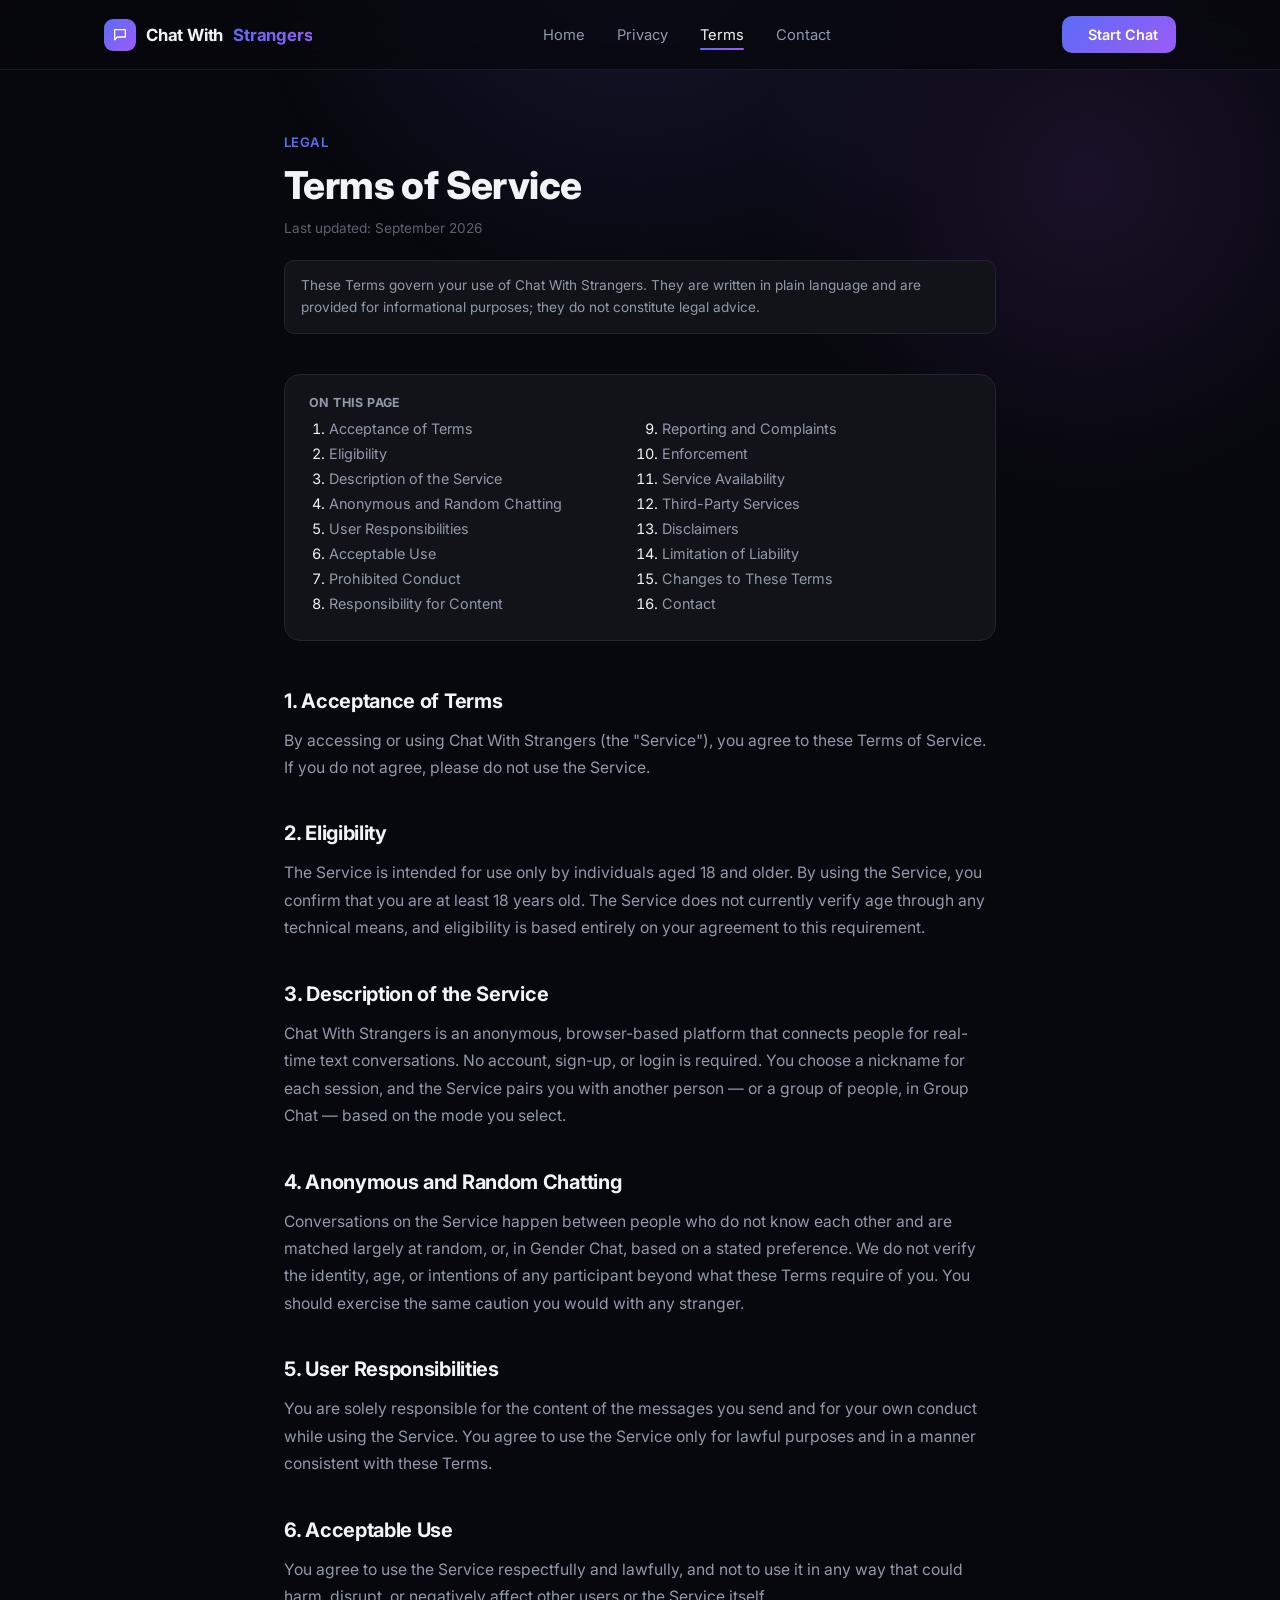
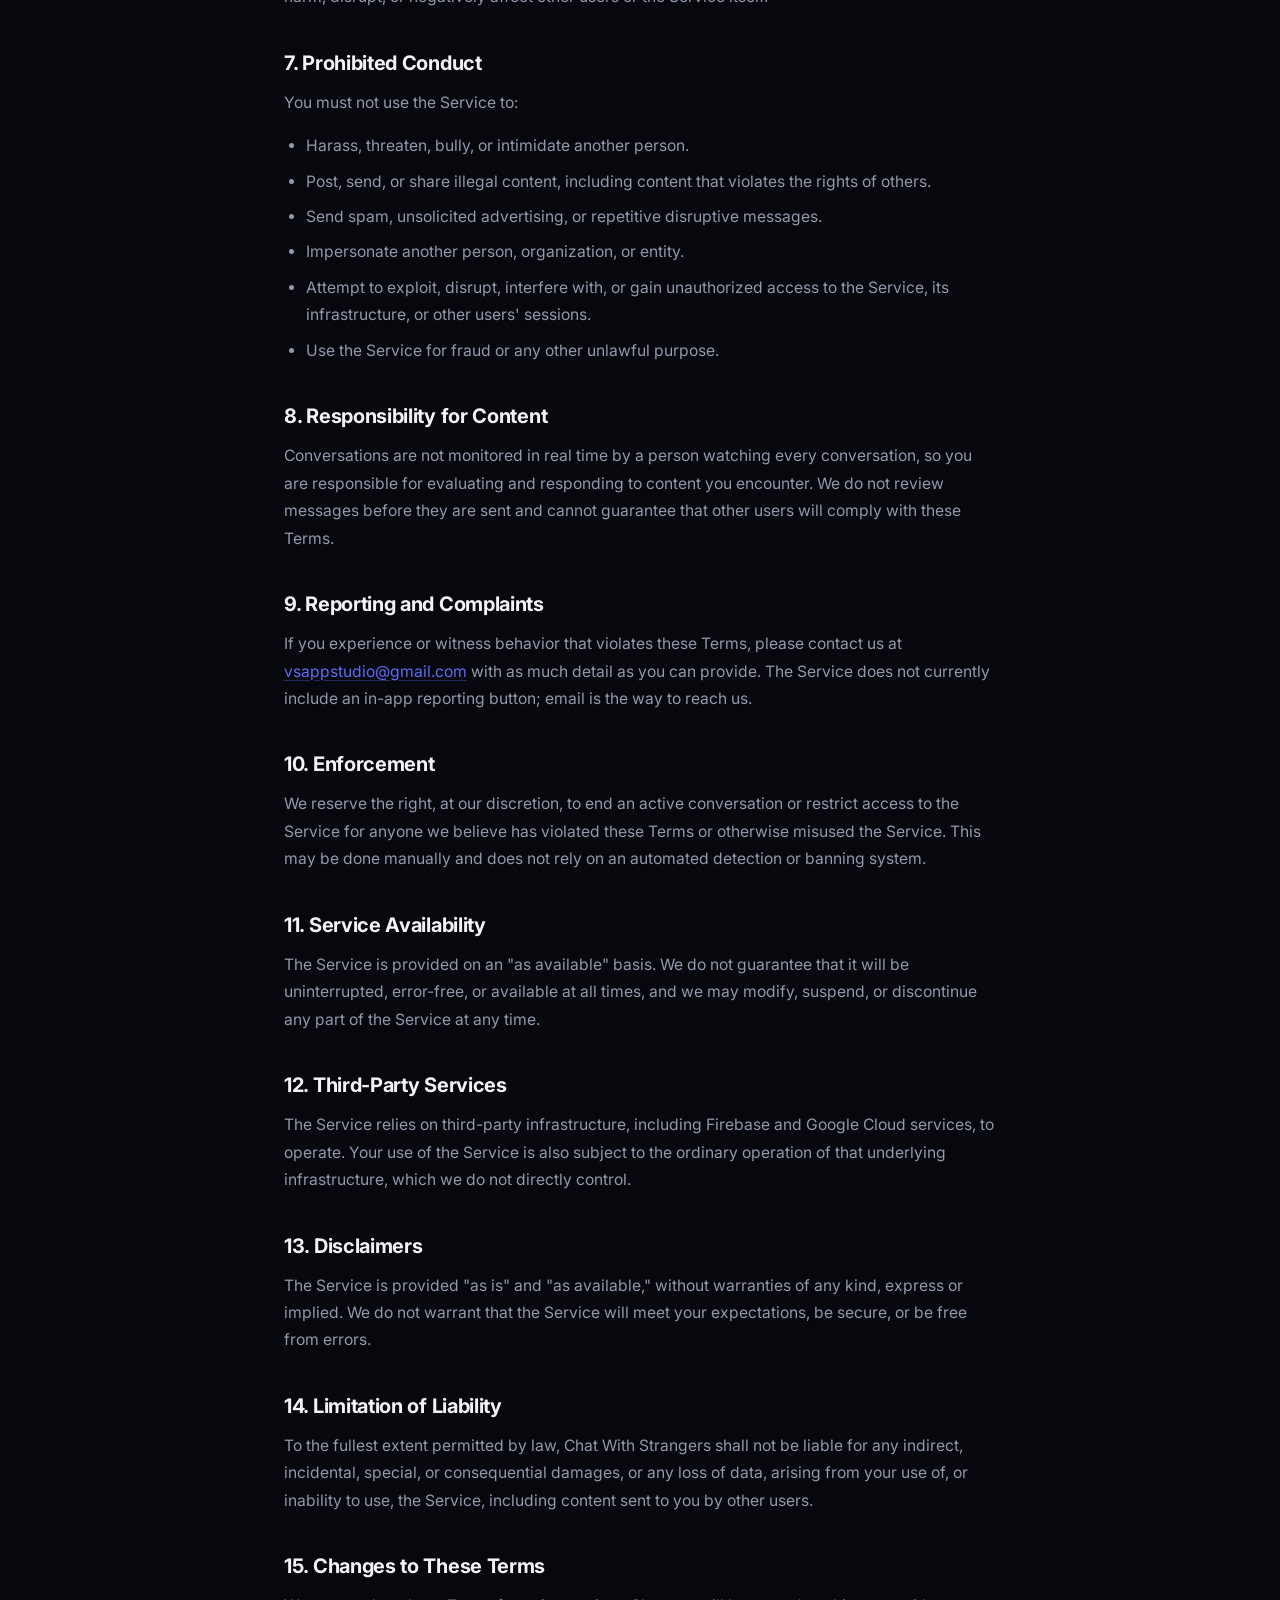
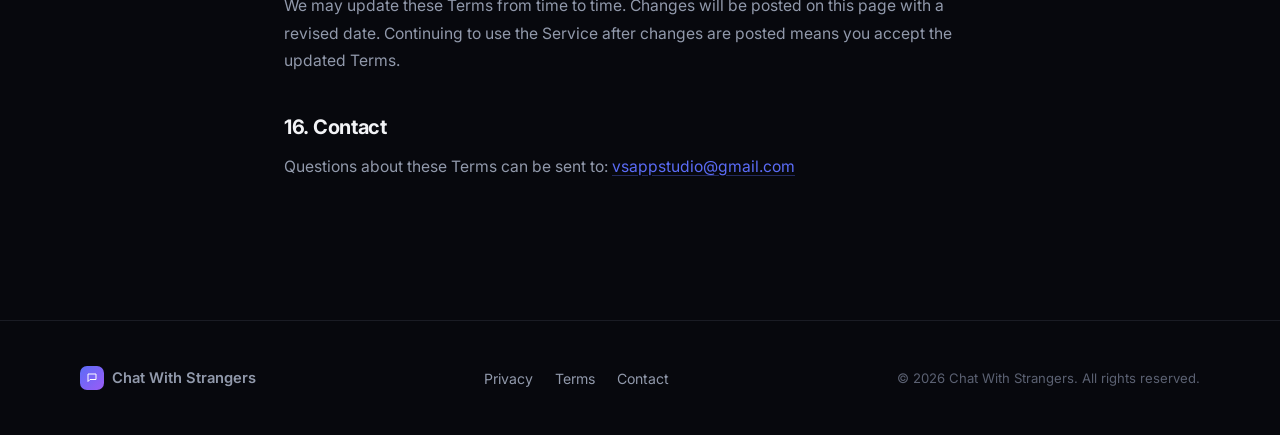
<file: terms.html>
<!DOCTYPE html>
<html lang="en" dir="ltr">
<head>
  <meta charset="UTF-8" />
  <meta name="viewport" content="width=device-width, initial-scale=1" />
  <meta name="robots" content="index, follow" />
  <meta name="description" content="The Terms of Service for Chat With Strangers, covering eligibility, acceptable use, user responsibilities, and service rules." />
  <meta name="theme-color" content="#07080d" />
  <title>Terms of Service — Chat With Strangers</title>
  <link rel="icon" href="/favicon.png" type="image/png" />
  <link rel="canonical" href="https://chatwithstranger.online/terms.html" />

  <link rel="preconnect" href="https://fonts.googleapis.com">
  <link rel="preconnect" href="https://fonts.gstatic.com" crossorigin>
  <link href="https://fonts.googleapis.com/css2?family=Inter:wght@400;500;600;700;800&display=swap" rel="stylesheet">

  <style>
    :root{
      --bg:#07080d;
      --bg-glow-a:rgba(99,102,241,0.16);
      --bg-glow-b:rgba(168,85,247,0.12);
      --surface:#111319;
      --surface-2:#15171f;
      --border:#22252f;
      --border-soft:#1a1c24;
      --text:#f2f3f6;
      --text-dim:#9199ab;
      --text-faint:#5b6172;
      --blue:#5b6cf7;
      --purple:#9b5cf6;
      --pink:#ec4899;
      --radius-sm:10px;
      --radius-md:16px;
      --radius-lg:24px;
    }

    *{ box-sizing:border-box; }
    html{ scroll-behavior:smooth; }

    body{
      margin:0;
      background:var(--bg);
      color:var(--text);
      font-family:'Inter', -apple-system, BlinkMacSystemFont, 'Segoe UI', Roboto, sans-serif;
      -webkit-font-smoothing:antialiased;
      -moz-osx-font-smoothing:grayscale;
      text-rendering:optimizeLegibility;
      overflow-x:hidden;
    }

    a{ color:inherit; text-decoration:none; }
    ::selection{ background:rgba(91,108,247,0.3); }

    a:focus-visible,
    button:focus-visible,
    [tabindex]:focus-visible{
      outline:2px solid var(--blue);
      outline-offset:3px;
      border-radius:6px;
    }

    @media (prefers-reduced-motion: reduce){
      html{ scroll-behavior:auto; }
      *, *::before, *::after{
        animation-duration:0.001ms !important;
        animation-iteration-count:1 !important;
        transition-duration:0.001ms !important;
      }
    }

    .skip-link{
      position:absolute;
      left:16px;
      top:-60px;
      z-index:100;
      background:var(--surface);
      color:var(--text);
      border:1px solid var(--border);
      padding:10px 16px;
      border-radius:10px;
      font-size:0.9rem;
      font-weight:600;
      transition:top 0.15s ease;
    }
    .skip-link:focus{ top:16px; }

    .bg-glow{
      position:fixed;
      inset:0;
      z-index:-1;
      background:
        radial-gradient(680px circle at 50% -10%, var(--bg-glow-a), transparent 60%),
        radial-gradient(600px circle at 85% 20%, var(--bg-glow-b), transparent 55%);
      pointer-events:none;
    }

    header{
      position:sticky;
      top:0;
      z-index:50;
      background:rgba(7,8,13,0.72);
      backdrop-filter:blur(14px);
      -webkit-backdrop-filter:blur(14px);
      border-bottom:1px solid var(--border-soft);
    }
    .nav-inner{
      display:flex;
      align-items:center;
      justify-content:space-between;
      padding:16px 24px;
      max-width:1120px;
      margin:0 auto;
      gap:16px;
    }
    .brand{
      display:flex;
      align-items:center;
      gap:10px;
      font-weight:700;
      font-size:1.05rem;
      letter-spacing:-0.2px;
      flex-shrink:0;
    }
    .brand .accent{
      background:linear-gradient(135deg, var(--blue), var(--purple));
      -webkit-background-clip:text;
      background-clip:text;
      color:transparent;
    }
    .brand-icon{
      width:32px;
      height:32px;
      border-radius:9px;
      display:flex;
      align-items:center;
      justify-content:center;
      background:linear-gradient(135deg, var(--blue), var(--purple));
      flex-shrink:0;
    }
    .brand-icon svg{ width:16px; height:16px; display:block; }
    .nav-links{
      display:flex;
      align-items:center;
      gap:32px;
      font-size:0.92rem;
      color:var(--text-dim);
      list-style:none;
      margin:0;
      padding:0;
    }
    .nav-links a{
      position:relative;
      padding:4px 0;
      transition:color 0.15s ease;
    }
    .nav-links a:hover{ color:var(--text); }
    .nav-links a[aria-current="page"]{ color:var(--text); }
    .nav-links a[aria-current="page"]::after{
      content:"";
      position:absolute;
      left:0; right:0; bottom:-2px;
      height:2px;
      border-radius:2px;
      background:linear-gradient(90deg, var(--blue), var(--purple));
    }
    .nav-cta{
      display:inline-flex;
      align-items:center;
      gap:8px;
      padding:10px 18px;
      border-radius:10px;
      font-weight:600;
      font-size:0.9rem;
      background:linear-gradient(135deg, var(--blue), var(--purple));
      color:#fff;
      transition:filter 0.15s ease, transform 0.08s ease;
      white-space:nowrap;
      flex-shrink:0;
    }
    .nav-cta:hover{ filter:brightness(1.1); }
    .nav-cta:active{ transform:scale(0.97); }
    .mobile-hide{ display:flex; }
    @media (max-width: 720px){ .mobile-hide{ display:none; } }

    footer{
      border-top:1px solid var(--border-soft);
      padding:36px 24px calc(36px + env(safe-area-inset-bottom, 0px));
    }
    .footer-inner{
      max-width:1120px;
      margin:0 auto;
      display:flex;
      flex-wrap:wrap;
      align-items:center;
      justify-content:space-between;
      gap:18px;
    }
    .footer-links{
      display:flex;
      gap:22px;
      font-size:0.88rem;
      color:var(--text-dim);
      list-style:none;
      margin:0;
      padding:0;
    }
    .footer-links a:hover{ color:var(--text); }
    .footer-copy{ font-size:0.82rem; color:var(--text-faint); }
    .footer-brand{
      display:flex;
      align-items:center;
      gap:8px;
      font-weight:600;
      font-size:0.92rem;
      color:var(--text-dim);
    }
    .footer-brand .brand-icon{ width:24px; height:24px; border-radius:7px; }
    .footer-brand .brand-icon svg{ width:12px; height:12px; }

    .legal-main{
      max-width:760px;
      margin:0 auto;
      padding:64px 24px 100px;
    }
    .legal-eyebrow{
      font-size:0.82rem;
      font-weight:600;
      letter-spacing:0.4px;
      text-transform:uppercase;
      color:var(--blue);
      margin:0 0 12px;
    }
    .legal-main h1{
      font-size:clamp(1.8rem, 5vw, 2.4rem);
      font-weight:800;
      letter-spacing:-0.6px;
      margin:0 0 12px;
    }
    .legal-updated{
      font-size:0.85rem;
      color:var(--text-faint);
      margin:0 0 24px;
    }
    .legal-disclaimer{
      font-size:0.85rem;
      color:var(--text-dim);
      background:var(--surface);
      border:1px solid var(--border);
      border-radius:var(--radius-sm);
      padding:14px 16px;
      margin:0 0 40px;
      line-height:1.6;
    }
    .legal-toc{
      background:var(--surface);
      border:1px solid var(--border);
      border-radius:var(--radius-md);
      padding:20px 24px;
      margin:0 0 48px;
    }
    .legal-toc p{
      margin:0 0 10px;
      font-size:0.78rem;
      font-weight:700;
      color:var(--text-dim);
      text-transform:uppercase;
      letter-spacing:0.4px;
    }
    .legal-toc ol{
      margin:0;
      padding-left:20px;
      columns:2;
      column-gap:24px;
    }
    @media (max-width:600px){ .legal-toc ol{ columns:1; } }
    .legal-toc li{
      font-size:0.9rem;
      margin-bottom:8px;
      break-inside:avoid;
    }
    .legal-toc a{ color:var(--text-dim); transition:color 0.15s ease; }
    .legal-toc a:hover{ color:var(--blue); }

    .legal-content section{
      margin-bottom:40px;
      scroll-margin-top:90px;
    }
    .legal-content h2{
      font-size:1.25rem;
      font-weight:700;
      letter-spacing:-0.3px;
      margin:0 0 14px;
    }
    .legal-content p{
      font-size:0.98rem;
      line-height:1.75;
      color:var(--text-dim);
      margin:0 0 16px;
    }
    .legal-content ul{
      margin:0 0 16px;
      padding-left:22px;
    }
    .legal-content li{
      font-size:0.98rem;
      line-height:1.75;
      color:var(--text-dim);
      margin-bottom:8px;
    }
    .legal-content strong{ color:var(--text); font-weight:600; }
    .legal-content a{
      color:var(--blue);
      text-decoration:underline;
      text-decoration-color:rgba(91,108,247,0.35);
      text-underline-offset:3px;
    }
    .legal-content a:hover{ text-decoration-color:var(--blue); }

    .sr-only{
      position:absolute;
      width:1px; height:1px;
      padding:0; margin:-1px;
      overflow:hidden;
      clip:rect(0,0,0,0);
      white-space:nowrap;
      border:0;
    }
  </style>
</head>
<body>
  <a class="skip-link" href="#main-content">Skip to content</a>
  <div class="bg-glow" aria-hidden="true"></div>

  <header>
    <nav class="nav-inner" aria-label="Primary">
      <a class="brand" href="index.html" aria-label="Chat With Strangers — home">
        <span class="brand-icon" aria-hidden="true">
          <svg viewBox="0 0 24 24" fill="none" xmlns="http://www.w3.org/2000/svg">
            <path d="M4 4h16v11H8l-4 4V4z" stroke="#fff" stroke-width="2" stroke-linejoin="round"/>
          </svg>
        </span>
        Chat With <span class="accent">Strangers</span>
      </a>
      <ul class="nav-links mobile-hide">
        <li><a href="index.html">Home</a></li>
        <li><a href="privacy.html">Privacy</a></li>
        <li><a href="terms.html" aria-current="page">Terms</a></li>
        <li><a href="contact.html">Contact</a></li>
      </ul>
      <a class="nav-cta" href="chat-mode.html">
        <svg viewBox="0 0 24 24" fill="none" xmlns="http://www.w3.org/2000/svg" aria-hidden="true"><path d="M4 4h16v11H8l-4 4V4z" stroke="#fff" stroke-width="2" stroke-linejoin="round"/></svg>
        Start Chat
      </a>
    </nav>
  </header>

  <main id="main-content">
    <div class="legal-main">
      <p class="legal-eyebrow">Legal</p>
      <h1>Terms of Service</h1>
      <p class="legal-updated">Last updated: September 2026</p>
      <p class="legal-disclaimer">These Terms govern your use of Chat With Strangers. They are written in plain language and are provided for informational purposes; they do not constitute legal advice.</p>

      <nav class="legal-toc" aria-label="Table of contents">
        <p>On this page</p>
        <ol>
          <li><a href="#acceptance">Acceptance of Terms</a></li>
          <li><a href="#eligibility">Eligibility</a></li>
          <li><a href="#description">Description of the Service</a></li>
          <li><a href="#anonymous">Anonymous and Random Chatting</a></li>
          <li><a href="#responsibilities">User Responsibilities</a></li>
          <li><a href="#acceptable-use">Acceptable Use</a></li>
          <li><a href="#prohibited">Prohibited Conduct</a></li>
          <li><a href="#content-responsibility">Responsibility for Content</a></li>
          <li><a href="#reporting">Reporting and Complaints</a></li>
          <li><a href="#enforcement">Enforcement</a></li>
          <li><a href="#availability">Service Availability</a></li>
          <li><a href="#third-party">Third-Party Services</a></li>
          <li><a href="#disclaimers">Disclaimers</a></li>
          <li><a href="#liability">Limitation of Liability</a></li>
          <li><a href="#changes">Changes to These Terms</a></li>
          <li><a href="#contact">Contact</a></li>
        </ol>
      </nav>

      <article class="legal-content">
        <section id="acceptance">
          <h2>1. Acceptance of Terms</h2>
          <p>By accessing or using Chat With Strangers (the "Service"), you agree to these Terms of Service. If you do not agree, please do not use the Service.</p>
        </section>

        <section id="eligibility">
          <h2>2. Eligibility</h2>
          <p>The Service is intended for use only by individuals aged 18 and older. By using the Service, you confirm that you are at least 18 years old. The Service does not currently verify age through any technical means, and eligibility is based entirely on your agreement to this requirement.</p>
        </section>

        <section id="description">
          <h2>3. Description of the Service</h2>
          <p>Chat With Strangers is an anonymous, browser-based platform that connects people for real-time text conversations. No account, sign-up, or login is required. You choose a nickname for each session, and the Service pairs you with another person — or a group of people, in Group Chat — based on the mode you select.</p>
        </section>

        <section id="anonymous">
          <h2>4. Anonymous and Random Chatting</h2>
          <p>Conversations on the Service happen between people who do not know each other and are matched largely at random, or, in Gender Chat, based on a stated preference. We do not verify the identity, age, or intentions of any participant beyond what these Terms require of you. You should exercise the same caution you would with any stranger.</p>
        </section>

        <section id="responsibilities">
          <h2>5. User Responsibilities</h2>
          <p>You are solely responsible for the content of the messages you send and for your own conduct while using the Service. You agree to use the Service only for lawful purposes and in a manner consistent with these Terms.</p>
        </section>

        <section id="acceptable-use">
          <h2>6. Acceptable Use</h2>
          <p>You agree to use the Service respectfully and lawfully, and not to use it in any way that could harm, disrupt, or negatively affect other users or the Service itself.</p>
        </section>

        <section id="prohibited">
          <h2>7. Prohibited Conduct</h2>
          <p>You must not use the Service to:</p>
          <ul>
            <li>Harass, threaten, bully, or intimidate another person.</li>
            <li>Post, send, or share illegal content, including content that violates the rights of others.</li>
            <li>Send spam, unsolicited advertising, or repetitive disruptive messages.</li>
            <li>Impersonate another person, organization, or entity.</li>
            <li>Attempt to exploit, disrupt, interfere with, or gain unauthorized access to the Service, its infrastructure, or other users' sessions.</li>
            <li>Use the Service for fraud or any other unlawful purpose.</li>
          </ul>
        </section>

        <section id="content-responsibility">
          <h2>8. Responsibility for Content</h2>
          <p>Conversations are not monitored in real time by a person watching every conversation, so you are responsible for evaluating and responding to content you encounter. We do not review messages before they are sent and cannot guarantee that other users will comply with these Terms.</p>
        </section>

        <section id="reporting">
          <h2>9. Reporting and Complaints</h2>
          <p>If you experience or witness behavior that violates these Terms, please contact us at <a href="mailto:vsappstudio@gmail.com">vsappstudio@gmail.com</a> with as much detail as you can provide. The Service does not currently include an in-app reporting button; email is the way to reach us.</p>
        </section>

        <section id="enforcement">
          <h2>10. Enforcement</h2>
          <p>We reserve the right, at our discretion, to end an active conversation or restrict access to the Service for anyone we believe has violated these Terms or otherwise misused the Service. This may be done manually and does not rely on an automated detection or banning system.</p>
        </section>

        <section id="availability">
          <h2>11. Service Availability</h2>
          <p>The Service is provided on an "as available" basis. We do not guarantee that it will be uninterrupted, error-free, or available at all times, and we may modify, suspend, or discontinue any part of the Service at any time.</p>
        </section>

        <section id="third-party">
          <h2>12. Third-Party Services</h2>
          <p>The Service relies on third-party infrastructure, including Firebase and Google Cloud services, to operate. Your use of the Service is also subject to the ordinary operation of that underlying infrastructure, which we do not directly control.</p>
        </section>

        <section id="disclaimers">
          <h2>13. Disclaimers</h2>
          <p>The Service is provided "as is" and "as available," without warranties of any kind, express or implied. We do not warrant that the Service will meet your expectations, be secure, or be free from errors.</p>
        </section>

        <section id="liability">
          <h2>14. Limitation of Liability</h2>
          <p>To the fullest extent permitted by law, Chat With Strangers shall not be liable for any indirect, incidental, special, or consequential damages, or any loss of data, arising from your use of, or inability to use, the Service, including content sent to you by other users.</p>
        </section>

        <section id="changes">
          <h2>15. Changes to These Terms</h2>
          <p>We may update these Terms from time to time. Changes will be posted on this page with a revised date. Continuing to use the Service after changes are posted means you accept the updated Terms.</p>
        </section>

        <section id="contact">
          <h2>16. Contact</h2>
          <p>Questions about these Terms can be sent to: <a href="mailto:vsappstudio@gmail.com">vsappstudio@gmail.com</a></p>
        </section>
      </article>
    </div>
  </main>

  <footer>
    <div class="footer-inner">
      <div class="footer-brand">
        <span class="brand-icon" aria-hidden="true">
          <svg viewBox="0 0 24 24" fill="none" xmlns="http://www.w3.org/2000/svg"><path d="M4 4h16v11H8l-4 4V4z" stroke="#fff" stroke-width="2" stroke-linejoin="round"/></svg>
        </span>
        Chat With Strangers
      </div>
      <ul class="footer-links">
        <li><a href="privacy.html">Privacy</a></li>
        <li><a href="terms.html">Terms</a></li>
        <li><a href="contact.html">Contact</a></li>
      </ul>
      <p class="footer-copy">© 2026 Chat With Strangers. All rights reserved.</p>
    </div>
  </footer>
</body>
</html>
</file>
